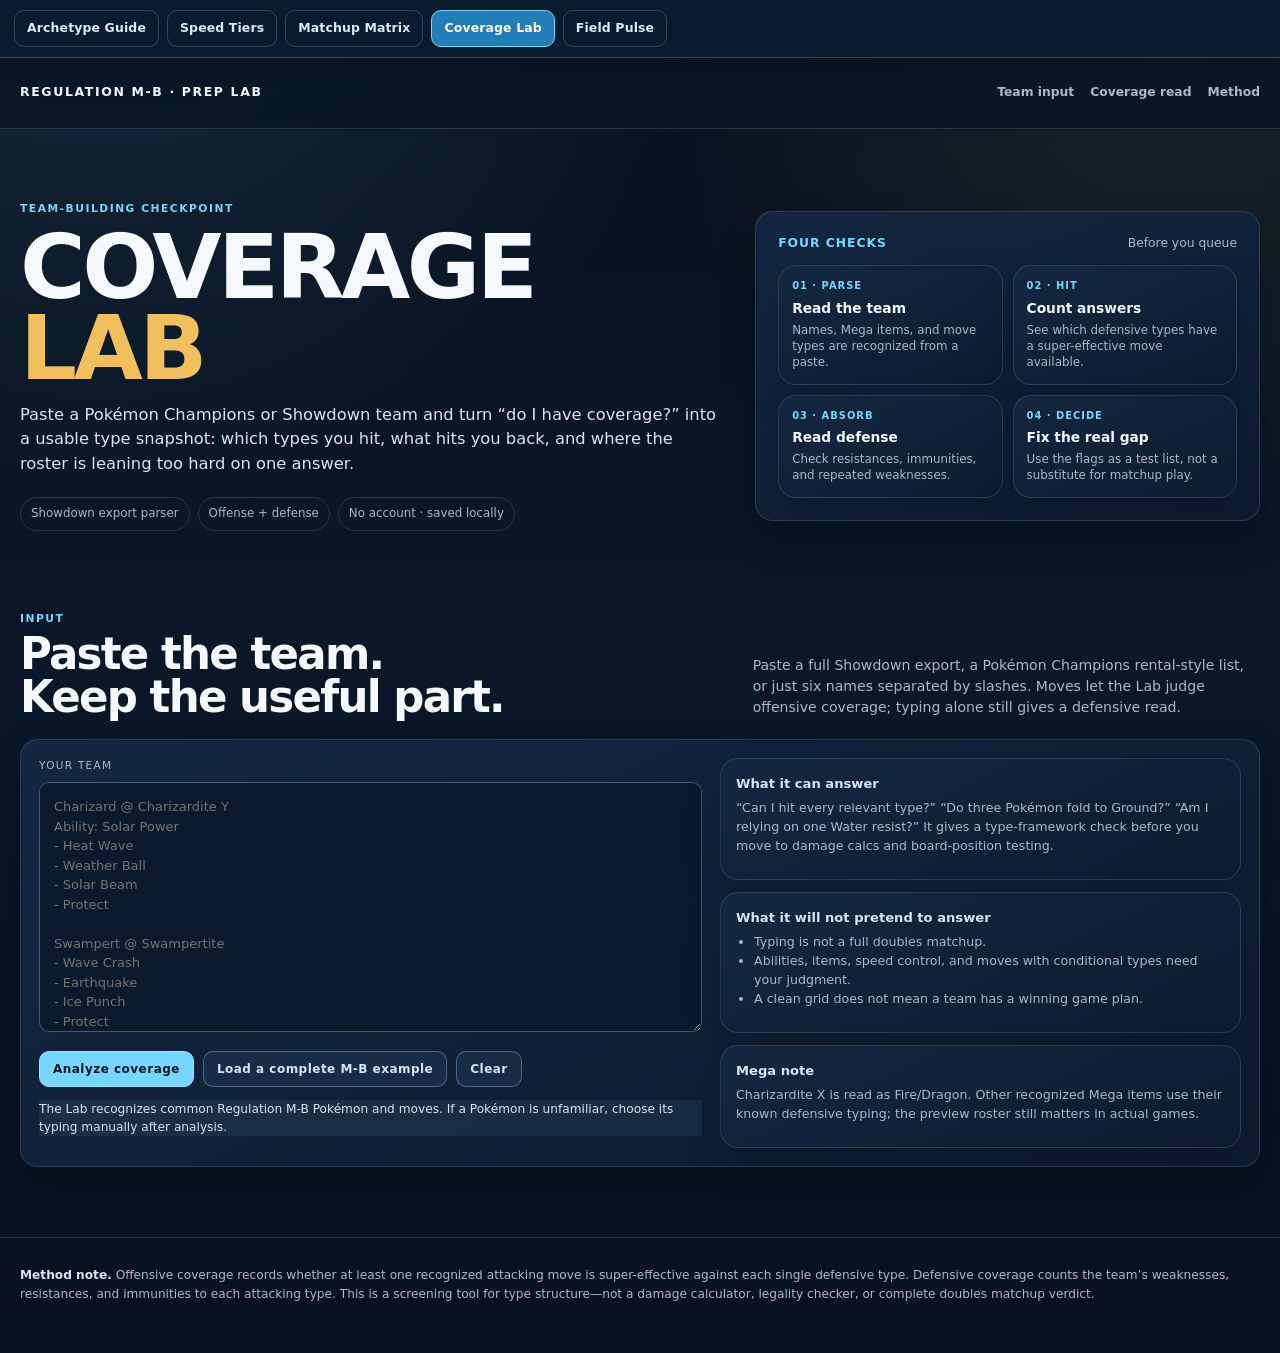
<file: coverage-lab.html>
<!doctype html>
<html lang="en">
<head>
  <meta charset="utf-8">
  <meta name="viewport" content="width=device-width,initial-scale=1">
  <meta name="description" content="A Regulation M-B Pokémon Champions coverage lab. Paste a team to check offensive move coverage, defensive typing, repeated weaknesses, and missing answers.">
  <title>Regulation M-B Coverage Lab</title>
  <style>
    :root{--ink:#070b12;--panel:#111a29;--panel2:#172235;--line:rgba(222,235,255,.13);--line2:rgba(222,235,255,.23);--text:#edf4ff;--soft:#d5e1f1;--muted:#94a5bd;--cyan:#67d9ff;--gold:#f4c463;--coral:#ff7d73;--green:#78e0ae;--violet:#b994ff;--r:18px}*{box-sizing:border-box}html{scroll-behavior:smooth}body{margin:0;color:var(--text);background:radial-gradient(circle at 8% -10%,#20385b 0,transparent 33%),radial-gradient(circle at 88% 5%,#1f4652 0,transparent 27%),var(--ink);font:15px/1.5 Inter,ui-sans-serif,system-ui,-apple-system,BlinkMacSystemFont,"Segoe UI",sans-serif}body:before{content:"";position:fixed;inset:0;z-index:-1;opacity:.18;background-image:linear-gradient(rgba(255,255,255,.035) 1px,transparent 1px),linear-gradient(90deg,rgba(255,255,255,.035) 1px,transparent 1px);background-size:34px 34px;mask-image:linear-gradient(to bottom,black,transparent 82%)}a{color:inherit}.shell{width:min(100% - 40px,1240px);margin:auto}.site-nav{position:sticky;top:0;z-index:100;display:flex;justify-content:center;gap:10px;padding:12px 16px;background:#101722;border-bottom:1px solid var(--line);overflow-x:auto;-webkit-overflow-scrolling:touch}.site-nav a{display:block;flex:0 0 auto;padding:8px 14px;color:#dce7f5;text-decoration:none;font-size:.82rem;font-weight:800;border:1px solid var(--line2);border-radius:999px;white-space:nowrap}.site-nav a:hover,.site-nav a[aria-current="page"]{color:#fff;background:#287ea8;border-color:#56b8df}.topbar{border-bottom:1px solid var(--line);background:rgba(8,13,22,.8);backdrop-filter:blur(12px)}.topbar .shell{min-height:70px;display:flex;align-items:center;justify-content:space-between;gap:22px}.brand{font-weight:900;letter-spacing:.13em;font-size:.78rem}.topnav{display:flex;gap:16px}.topnav a{color:var(--muted);font-size:.77rem;text-decoration:none}.topnav a:hover{color:var(--cyan)}.hero{padding:72px 0 46px}.hero-grid{display:grid;grid-template-columns:1.16fr .84fr;gap:38px;align-items:center}.kicker{color:var(--cyan);font-size:.67rem;font-weight:900;letter-spacing:.14em;text-transform:uppercase}.hero h1{max-width:720px;margin:10px 0 13px;font-size:clamp(2.5rem,7vw,5.6rem);line-height:.91;letter-spacing:-.065em}.hero h1 em{display:block;color:var(--gold);font-style:normal}.hero-copy{max-width:700px;margin:0;color:var(--soft);font-size:1.02rem}.hero-chips{display:flex;flex-wrap:wrap;gap:8px;margin-top:21px}.hero-chips span{padding:7px 10px;border:1px solid var(--line);border-radius:999px;color:var(--muted);font-size:.74rem}.hero-panel{padding:22px;border:1px solid var(--line2);border-radius:var(--r);background:linear-gradient(150deg,rgba(24,40,62,.94),rgba(10,17,28,.95));box-shadow:0 20px 60px rgba(0,0,0,.23)}.panel-label{display:flex;justify-content:space-between;gap:10px;margin-bottom:13px;font-size:.77rem}.panel-label strong{color:var(--gold);letter-spacing:.08em;text-transform:uppercase}.panel-label span{color:var(--muted)}.loop{display:grid;grid-template-columns:1fr 1fr;gap:10px}.loop-card{padding:13px;border:1px solid var(--line);border-radius:13px;background:rgba(255,255,255,.026)}.loop-card b{display:block;color:var(--cyan);font-size:.62rem;letter-spacing:.1em}.loop-card strong{display:block;margin:4px 0;font-size:.86rem}.loop-card span{color:var(--muted);font-size:.74rem;line-height:1.35;display:block}.section{padding:34px 0 70px}.section-head{display:grid;grid-template-columns:1fr .72fr;gap:28px;align-items:end;margin-bottom:21px}.section-head h2{margin:6px 0 0;font-size:clamp(1.7rem,3.4vw,3rem);line-height:.98;letter-spacing:-.045em}.section-head p{margin:0;color:var(--muted);font-size:.88rem}.input-shell{display:grid;grid-template-columns:1.12fr .88fr;gap:18px;padding:18px;border:1px solid var(--line2);border-radius:var(--r);background:linear-gradient(145deg,rgba(20,32,50,.92),rgba(10,16,26,.95));box-shadow:0 20px 60px rgba(0,0,0,.16)}.input-shell label,.context-label{display:block;margin-bottom:8px;color:var(--gold);font-size:.66rem;font-weight:900;letter-spacing:.12em;text-transform:uppercase}.team-input{width:100%;min-height:250px;padding:14px;border:1px solid var(--line2);border-radius:13px;resize:vertical;background:#0b121e;color:var(--soft);font:13px/1.5 ui-monospace,SFMono-Regular,Consolas,monospace;outline:0}.team-input:focus{border-color:rgba(103,217,255,.6);box-shadow:0 0 0 3px rgba(103,217,255,.1)}.actions{display:flex;flex-wrap:wrap;gap:9px;margin-top:12px}.btn{padding:10px 13px;border:1px solid var(--line2);border-radius:10px;background:rgba(255,255,255,.04);color:var(--soft);cursor:pointer;font:800 .75rem Inter,system-ui,sans-serif;letter-spacing:.04em}.btn:hover{border-color:var(--cyan);color:#fff}.btn.primary{border-color:rgba(103,217,255,.55);background:rgba(103,217,255,.13);color:var(--cyan)}.input-help{display:grid;gap:12px}.help-box{padding:15px;border:1px solid var(--line);border-radius:13px;background:rgba(255,255,255,.025)}.help-box b{display:block;margin-bottom:5px;color:var(--soft);font-size:.82rem}.help-box p,.help-box ul{margin:0;color:var(--muted);font-size:.79rem}.help-box ul{padding-left:18px}.note{margin-top:13px;color:var(--muted);font-size:.76rem}.analysis{display:none;margin-top:26px}.analysis.show{display:block}.score-row{display:grid;grid-template-columns:repeat(3,1fr);gap:13px;margin-bottom:18px}.score-card{padding:16px;border:1px solid var(--line);border-radius:15px;background:rgba(18,28,44,.82)}.score-card span{color:var(--muted);display:block;font-size:.68rem;font-weight:800;letter-spacing:.1em;text-transform:uppercase}.score-card strong{display:block;margin:5px 0 3px;font-size:2rem;letter-spacing:-.06em}.score-card p{margin:0;color:var(--muted);font-size:.77rem}.score-card.offense strong{color:var(--cyan)}.score-card.defense strong{color:var(--green)}.score-card.flags strong{color:var(--gold)}.status{margin:0 0 17px;padding:12px 14px;border-left:3px solid var(--cyan);border-radius:0 11px 11px 0;background:rgba(103,217,255,.065);color:var(--soft);font-size:.84rem}.status.warning{border-color:var(--gold);background:rgba(244,196,99,.075)}.status.error{border-color:var(--coral);background:rgba(255,125,115,.075)}.slot-grid{display:grid;grid-template-columns:repeat(3,1fr);gap:12px;margin-bottom:24px}.slot{padding:13px;border:1px solid var(--line);border-radius:14px;background:rgba(255,255,255,.025)}.slot h3{margin:0 0 3px;font-size:.9rem}.slot small{color:var(--muted);font-size:.71rem}.slot-moves{margin:9px 0;color:var(--muted);font-size:.74rem;line-height:1.45}.slot select{width:100%;margin-top:7px;padding:7px 8px;border:1px solid var(--line);border-radius:8px;background:#111a29;color:var(--soft);font-size:.73rem;outline:0}.slot select:focus{border-color:var(--cyan)}.types{display:flex;flex-wrap:wrap;gap:5px;margin:8px 0}.type{display:inline-flex;align-items:center;padding:4px 7px;border:1px solid var(--line);border-radius:999px;color:var(--soft);font-size:.67rem;font-weight:850;letter-spacing:.04em}.type.Fire{color:#ffb0a7;border-color:rgba(255,125,115,.35)}.type.Water{color:#8bc8ff;border-color:rgba(103,180,255,.35)}.type.Grass{color:#9fe3ac;border-color:rgba(120,224,174,.35)}.type.Electric{color:#ffde79;border-color:rgba(244,196,99,.35)}.type.Ice{color:#a9f2f1;border-color:rgba(103,217,255,.35)}.type.Fighting{color:#ffad99}.type.Poison{color:#d8abff}.type.Ground{color:#e9bf87}.type.Flying{color:#b7c8ff}.type.Psychic{color:#ff9fc3}.type.Bug{color:#c9dc78}.type.Rock{color:#d6ba81}.type.Ghost{color:#c3b5ff}.type.Dragon{color:#ab9aff}.type.Dark{color:#c5b5a8}.type.Steel{color:#c4d4e4}.type.Fairy{color:#ffbce2}.type.Normal{color:#d8d8d8}.result-grid{display:grid;grid-template-columns:1fr 1fr;gap:18px}.result-panel{overflow:hidden;border:1px solid var(--line);border-radius:var(--r);background:rgba(13,21,34,.82)}.panel-head{padding:15px 16px;border-bottom:1px solid var(--line)}.panel-head h3{margin:0;font-size:1rem}.panel-head p{margin:4px 0 0;color:var(--muted);font-size:.76rem}.coverage-grid{display:grid;grid-template-columns:repeat(3,1fr);gap:1px;background:var(--line)}.coverage-cell{min-height:76px;padding:11px;background:#111a29}.coverage-cell strong{display:block;color:var(--soft);font-size:.78rem}.coverage-cell span{display:block;margin-top:5px;font-size:.71rem}.coverage-cell.good span{color:var(--green)}.coverage-cell.none span{color:var(--coral)}.attack-grid{display:grid;grid-template-columns:repeat(2,1fr);gap:1px;background:var(--line)}.attack-row{padding:11px 13px;background:#111a29}.attack-row header{display:flex;justify-content:space-between;gap:10px;align-items:center}.attack-row strong{font-size:.8rem}.attack-row span{font-size:.7rem}.attack-row p{margin:4px 0 0;color:var(--muted);font-size:.72rem}.attack-row.safe span{color:var(--green)}.attack-row.watch span{color:var(--gold)}.attack-row.danger span{color:var(--coral)}.insights{display:grid;gap:9px;padding:15px}.insight{padding:11px 12px;border:1px solid var(--line);border-radius:10px;color:var(--soft);font-size:.79rem}.insight b{color:var(--gold)}.insight.good b{color:var(--green)}.method{margin-top:18px;padding:14px 16px;border-left:3px solid var(--violet);background:rgba(185,148,255,.06);color:var(--muted);font-size:.78rem}.method strong{color:var(--soft)}.sources{padding:28px 0 50px;border-top:1px solid var(--line);color:var(--muted);font-size:.76rem}.sources strong{color:var(--soft)}@media(max-width:950px){.hero-grid,.input-shell,.section-head,.result-grid{grid-template-columns:1fr}.slot-grid{grid-template-columns:repeat(2,1fr)}}@media(max-width:620px){.shell{width:min(100% - 22px,1240px)}.site-nav{justify-content:flex-start;padding:10px}.site-nav a{padding:7px 10px;font-size:.76rem}.topnav{display:none}.hero{padding:48px 0 25px}.score-row{grid-template-columns:1fr}.slot-grid{grid-template-columns:1fr}.coverage-grid{grid-template-columns:repeat(2,1fr)}.attack-grid{grid-template-columns:1fr}.hero h1{font-size:2.9rem}}
  </style>
<style id="johto-cartridge-theme">
  :root{--johto-paper:#f3edc9;--johto-cream:#fff9db;--johto-ink:#193426;--johto-green:#527348;--johto-lcd:#acc28b;--johto-red:#ba3d39;--bg:var(--johto-paper);--bg2:var(--johto-cream);--panel:var(--johto-cream);--panel2:var(--johto-paper);--text:var(--johto-ink);--soft:#294635;--muted:#4d684f;--gold:#8b6221;--cyan:#2d725d;--violet:#5b6851;--coral:var(--johto-red);--green:#3f7b47;--line:rgba(25,52,38,.26);--line2:rgba(25,52,38,.54)}
  html{background:var(--johto-paper)} body{color:var(--johto-ink)!important;background:linear-gradient(90deg,rgba(25,52,38,.055) 1px,transparent 1px),linear-gradient(rgba(25,52,38,.055) 1px,transparent 1px),var(--johto-paper)!important;background-size:8px 8px!important;font-family:"Courier New",ui-monospace,monospace!important;font-weight:700!important;letter-spacing:.01em} body:before,body::before{opacity:.14!important;background-image:linear-gradient(90deg,transparent 49%,rgba(25,52,38,.48) 50%),linear-gradient(transparent 49%,rgba(25,52,38,.48) 50%)!important;background-size:8px 8px!important}
  h1,h2,h3,h4,h5,h6,.hero h1,.hero h2{color:var(--johto-ink)!important;font-family:"Arial Black","Courier New",ui-monospace,monospace!important;font-weight:900!important;letter-spacing:-.045em!important;text-shadow:1px 1px 0 var(--johto-lcd)!important} h1 *,h2 *,h3 *,h4 *,h5 *,h6 *{color:inherit!important;-webkit-text-stroke:0!important} p,li,td,dd,dt,label,small,.hero-copy,.section-head p,.muted{color:#294635!important;font-weight:700!important} strong,b,.brand,.kicker,.eyebrow{font-weight:900!important}
  .site-nav{justify-content:center!important;background:var(--johto-ink)!important;border-bottom:4px solid var(--johto-green)!important;box-shadow:0 4px 0 var(--johto-lcd)!important}.site-nav a{color:var(--johto-cream)!important;background:transparent!important;border:2px solid var(--johto-lcd)!important;border-radius:0!important;font-weight:900!important;letter-spacing:.035em!important}.site-nav a:hover,.site-nav a[aria-current="page"]{color:var(--johto-cream)!important;background:var(--johto-red)!important;border-color:var(--johto-cream)!important}
  .topbar,.matrix-controls{background:rgba(243,237,201,.96)!important;border-color:var(--johto-green)!important;backdrop-filter:none!important}.topnav a,header nav a{color:var(--johto-ink)!important;font-weight:900!important}.topnav a:hover,header nav a:hover{color:var(--johto-red)!important;background:var(--johto-lcd)!important}
  .hero-panel,.hero-card,.mega-card,.benchmark,.scarf-card,.tier-card,.insight,.table-panel,.calc-card,.mechanic,.source-box,.matrix-shell,.help-card,.context-card,.input-shell,.result-panel,.score-card,.slot,.help-box,.loop-card,.archetype-card,.event-card,.trend-card,.workflow-card,.method-card,.prep-block,.lab-panel,.comparison-sheet{color:var(--johto-ink)!important;background:var(--johto-cream)!important;border:3px solid var(--johto-green)!important;border-radius:0!important;box-shadow:4px 4px 0 var(--johto-lcd)!important}.hero-panel *, .hero-card *, .mega-card *, .benchmark *, .scarf-card *, .tier-card *, .insight *, .table-panel *, .calc-card *, .mechanic *, .source-box *, .matrix-shell *, .help-card *, .context-card *, .input-shell *, .result-panel *, .score-card *, .slot *, .help-box *, .loop-card *, .archetype-card *, .event-card *, .trend-card *, .workflow-card *, .method-card *, .prep-block *, .lab-panel *, .comparison-sheet *{border-color:var(--johto-green)!important}
  .badge,.type-pill,.type-chip,.type,.tier,.mini-flag,.attack-chip,.defense-chip{color:var(--johto-ink)!important;background:var(--johto-lcd)!important;border:2px solid var(--johto-green)!important;border-radius:0!important;font-weight:900!important}.hero-number,.benchmark-value,.calc-result,.share,.value-hot,.value-cyan,.usage-count{color:var(--johto-red)!important;font-weight:900!important;text-shadow:none!important}
  button,.btn,.control,.control-btn,.mini-btn,.primary-btn{color:var(--johto-cream)!important;background:var(--johto-ink)!important;border:2px solid var(--johto-green)!important;border-radius:0!important;font-family:"Courier New",ui-monospace,monospace!important;font-weight:900!important;box-shadow:2px 2px 0 var(--johto-lcd)!important}button:hover,.btn:hover,.control:hover,.control-btn:hover,.mini-btn:hover,.primary-btn:hover{color:var(--johto-cream)!important;background:var(--johto-red)!important;border-color:var(--johto-ink)!important}input,select,textarea,.team-input{color:var(--johto-ink)!important;background:var(--johto-cream)!important;border:2px solid var(--johto-green)!important;border-radius:0!important;font-family:"Courier New",ui-monospace,monospace!important;font-weight:700!important}input:focus,select:focus,textarea:focus{outline:3px solid var(--johto-red)!important;outline-offset:2px!important;box-shadow:none!important}
  th{color:var(--johto-cream)!important;background:var(--johto-ink)!important;border-color:var(--johto-green)!important;font-weight:900!important}td,.matrix td{color:var(--johto-ink)!important;background:rgba(255,249,219,.72)!important;border-color:rgba(25,52,38,.26)!important;font-weight:700!important}tr:hover td{background:var(--johto-lcd)!important}.status,.callout,.method,.note{color:var(--johto-ink)!important;background:var(--johto-lcd)!important;border-color:var(--johto-green)!important}.status.warning{background:#f4d986!important;border-color:var(--johto-red)!important}.status.error{background:#efb4a8!important;border-color:var(--johto-red)!important}
  @media(max-width:640px){.site-nav{justify-content:flex-start!important}.site-nav a{font-size:.72rem!important;padding:7px 9px!important}}
</style>
<style id="johto-nav-safety">
  .site-nav{justify-content:flex-start!important;overflow-x:auto!important;overflow-y:hidden!important;flex-wrap:nowrap!important;-webkit-overflow-scrolling:touch}.site-nav a{display:block!important;flex:0 0 auto!important;min-width:max-content!important;white-space:nowrap!important}
</style>
<style id="johto-type-contrast">
  .type,.type[class],.type-pill,.type-pill[class],.type-chip,.type-chip[class]{color:#183126!important;background:#dfe8bd!important;border:2px solid #55734c!important;border-radius:0!important;font-weight:900!important;text-shadow:none!important}.type.Fire,.type-fire,.type-pill.type-fire,.type-chip.type-fire{color:#3a160f!important;background:#ed9a78!important;border-color:#a6533d!important}.type.Water,.type-water,.type-pill.type-water,.type-chip.type-water{color:#12334a!important;background:#9fc8e0!important;border-color:#4d7f9a!important}.type.Grass,.type-grass,.type-pill.type-grass,.type-chip.type-grass{color:#20391e!important;background:#b7cf8c!important;border-color:#637f4c!important}.type.Electric,.type-electric,.type-pill.type-electric,.type-chip.type-electric{color:#3c3108!important;background:#efd675!important;border-color:#987f2d!important}.type.Ice,.type-ice,.type-pill.type-ice,.type-chip.type-ice{color:#173b3c!important;background:#b8e1df!important;border-color:#5d9592!important}.type.Fighting,.type-fighting,.type-pill.type-fighting,.type-chip.type-fighting{color:#39170f!important;background:#dfa182!important;border-color:#9b5540!important}.type.Poison,.type-poison,.type-pill.type-poison,.type-chip.type-poison{color:#321a42!important;background:#c49ed1!important;border-color:#7b578b!important}.type.Ground,.type-ground,.type-pill.type-ground,.type-chip.type-ground{color:#3a2a16!important;background:#d9bd82!important;border-color:#987a47!important}.type.Flying,.type-flying,.type-pill.type-flying,.type-chip.type-flying{color:#1b3048!important;background:#b6c9e9!important;border-color:#667eaa!important}.type.Psychic,.type-psychic,.type-pill.type-psychic,.type-chip.type-psychic{color:#421c2e!important;background:#e5a7bb!important;border-color:#a45b77!important}.type.Bug,.type-bug,.type-pill.type-bug,.type-chip.type-bug{color:#2e3716!important;background:#c6ce77!important;border-color:#77843c!important}.type.Rock,.type-rock,.type-pill.type-rock,.type-chip.type-rock{color:#3b2d1b!important;background:#c9af77!important;border-color:#896f41!important}.type.Ghost,.type-ghost,.type-pill.type-ghost,.type-chip.type-ghost{color:#2d2645!important;background:#aaa1d0!important;border-color:#686091!important}.type.Dragon,.type-dragon,.type-pill.type-dragon,.type-chip.type-dragon{color:#25204d!important;background:#a49ce0!important;border-color:#5e57a7!important}.type.Dark,.type-dark,.type-pill.type-dark,.type-chip.type-dark{color:#fff9db!important;background:#625a52!important;border-color:#403b36!important}.type.Steel,.type-steel,.type-pill.type-steel,.type-chip.type-steel{color:#20323a!important;background:#bdced1!important;border-color:#6a858b!important}.type.Fairy,.type-fairy,.type-pill.type-fairy,.type-chip.type-fairy{color:#47253d!important;background:#edbad1!important;border-color:#a66584!important}.type.Normal,.type-normal,.type-pill.type-normal,.type-chip.type-normal{color:#373625!important;background:#d5d0a9!important;border-color:#898363!important}
</style>
<link href="./site-theme.css" rel="stylesheet"/>
</head>
<body>
  <nav class="site-nav" aria-label="Guide navigation">
    <a href="./index.html">Archetype Guide</a>
    <a href="./speed-tiers.html">Speed Tiers</a>
    <a href="./matchup-matrix.html">Matchup Matrix</a>
    <a href="./coverage-lab.html" aria-current="page">Coverage Lab</a>
    <a href="./field-pulse.html">Field Pulse</a>
  </nav>
  <header class="topbar"><div class="shell"><div class="brand">REGULATION M-B · PREP LAB</div><nav class="topnav"><a href="#builder">Team input</a><a href="#analysis">Coverage read</a><a href="#method">Method</a></nav></div></header>
  <main>
    <section class="hero"><div class="shell hero-grid"><div><div class="kicker">Team-building checkpoint</div><h1>COVERAGE <em>LAB</em></h1><p class="hero-copy">Paste a Pokémon Champions or Showdown team and turn “do I have coverage?” into a usable type snapshot: which types you hit, what hits you back, and where the roster is leaning too hard on one answer.</p><div class="hero-chips"><span>Showdown export parser</span><span>Offense + defense</span><span>No account · saved locally</span></div></div><aside class="hero-panel" aria-label="Coverage Lab checks"><div class="panel-label"><strong>Four checks</strong><span>Before you queue</span></div><div class="loop"><div class="loop-card"><b>01 · PARSE</b><strong>Read the team</strong><span>Names, Mega items, and move types are recognized from a paste.</span></div><div class="loop-card"><b>02 · HIT</b><strong>Count answers</strong><span>See which defensive types have a super-effective move available.</span></div><div class="loop-card"><b>03 · ABSORB</b><strong>Read defense</strong><span>Check resistances, immunities, and repeated weaknesses.</span></div><div class="loop-card"><b>04 · DECIDE</b><strong>Fix the real gap</strong><span>Use the flags as a test list, not a substitute for matchup play.</span></div></div></aside></div></section>
    <section class="section" id="builder"><div class="shell"><div class="section-head"><div><div class="kicker">Input</div><h2>Paste the team.<br>Keep the useful part.</h2></div><p>Paste a full Showdown export, a Pokémon Champions rental-style list, or just six names separated by slashes. Moves let the Lab judge offensive coverage; typing alone still gives a defensive read.</p></div><div class="input-shell"><div><label for="teamInput">Your team</label><textarea id="teamInput" class="team-input" spellcheck="false" placeholder="Charizard @ Charizardite Y&#10;Ability: Solar Power&#10;- Heat Wave&#10;- Weather Ball&#10;- Solar Beam&#10;- Protect&#10;&#10;Swampert @ Swampertite&#10;- Wave Crash&#10;- Earthquake&#10;- Ice Punch&#10;- Protect"></textarea><div class="actions"><button class="btn primary" id="analyzeBtn" type="button">Analyze coverage</button><button class="btn" id="loadExampleBtn" type="button">Load a complete M-B example</button><button class="btn" id="clearBtn" type="button">Clear</button></div><p class="note" id="parseNote">The Lab recognizes common Regulation M-B Pokémon and moves. If a Pokémon is unfamiliar, choose its typing manually after analysis.</p></div><aside class="input-help"><div class="help-box"><b>What it can answer</b><p>“Can I hit every relevant type?” “Do three Pokémon fold to Ground?” “Am I relying on one Water resist?” It gives a type-framework check before you move to damage calcs and board-position testing.</p></div><div class="help-box"><b>What it will not pretend to answer</b><ul><li>Typing is not a full doubles matchup.</li><li>Abilities, items, speed control, and moves with conditional types need your judgment.</li><li>A clean grid does not mean a team has a winning game plan.</li></ul></div><div class="help-box"><b>Mega note</b><p>Charizardite X is read as Fire/Dragon. Other recognized Mega items use their known defensive typing; the preview roster still matters in actual games.</p></div></aside></div>
      <div class="analysis" id="analysis" aria-live="polite"></div>
    </div></section>
  </main>
  <footer class="sources" id="method"><div class="shell"><strong>Method note.</strong> Offensive coverage records whether at least one recognized attacking move is super-effective against each single defensive type. Defensive coverage counts the team’s weaknesses, resistances, and immunities to each attacking type. This is a screening tool for type structure—not a damage calculator, legality checker, or complete doubles matchup verdict.</div></footer>
  <script>
    const TYPES=['Normal','Fire','Water','Electric','Grass','Ice','Fighting','Poison','Ground','Flying','Psychic','Bug','Rock','Ghost','Dragon','Dark','Steel','Fairy'];
    const TYPE_DATA={
      Normal:{weak:['Fighting'],resist:[],immune:['Ghost']},Fire:{weak:['Water','Ground','Rock'],resist:['Fire','Grass','Ice','Bug','Steel','Fairy'],immune:[]},Water:{weak:['Electric','Grass'],resist:['Fire','Water','Ice','Steel'],immune:[]},Electric:{weak:['Ground'],resist:['Electric','Flying','Steel'],immune:[]},Grass:{weak:['Fire','Ice','Poison','Flying','Bug'],resist:['Water','Electric','Grass','Ground'],immune:[]},Ice:{weak:['Fire','Fighting','Rock','Steel'],resist:['Ice'],immune:[]},Fighting:{weak:['Flying','Psychic','Fairy'],resist:['Bug','Rock','Dark'],immune:[]},Poison:{weak:['Ground','Psychic'],resist:['Grass','Fighting','Poison','Bug','Fairy'],immune:[]},Ground:{weak:['Water','Grass','Ice'],resist:['Poison','Rock'],immune:['Electric']},Flying:{weak:['Electric','Ice','Rock'],resist:['Grass','Fighting','Bug'],immune:['Ground']},Psychic:{weak:['Bug','Ghost','Dark'],resist:['Fighting','Psychic'],immune:[]},Bug:{weak:['Fire','Flying','Rock'],resist:['Grass','Fighting','Ground'],immune:[]},Rock:{weak:['Water','Grass','Fighting','Ground','Steel'],resist:['Normal','Fire','Poison','Flying'],immune:[]},Ghost:{weak:['Ghost','Dark'],resist:['Poison','Bug'],immune:['Normal','Fighting']},Dragon:{weak:['Ice','Dragon','Fairy'],resist:['Fire','Water','Electric','Grass'],immune:[]},Dark:{weak:['Fighting','Bug','Fairy'],resist:['Ghost','Dark'],immune:['Psychic']},Steel:{weak:['Fire','Fighting','Ground'],resist:['Normal','Grass','Ice','Flying','Psychic','Bug','Rock','Dragon','Steel','Fairy'],immune:['Poison']},Fairy:{weak:['Poison','Steel'],resist:['Fighting','Bug','Dark'],immune:['Dragon']}}
    const SUPER={Normal:[],Fire:['Grass','Ice','Bug','Steel'],Water:['Fire','Ground','Rock'],Electric:['Water','Flying'],Grass:['Water','Ground','Rock'],Ice:['Grass','Ground','Flying','Dragon'],Fighting:['Normal','Ice','Rock','Dark','Steel'],Poison:['Grass','Fairy'],Ground:['Fire','Electric','Poison','Rock','Steel'],Flying:['Grass','Fighting','Bug'],Psychic:['Fighting','Poison'],Bug:['Grass','Psychic','Dark'],Rock:['Fire','Ice','Flying','Bug'],Ghost:['Psychic','Ghost'],Dragon:['Dragon'],Dark:['Psychic','Ghost'],Steel:['Ice','Rock','Fairy'],Fairy:['Fighting','Dragon','Dark']};
    const POKEMON={
      'charizard':['Fire','Flying'],'swampert':['Water','Ground'],'sneasler':['Fighting','Poison'],'grimmsnarl':['Dark','Fairy'],'hydreigon':['Dark','Dragon'],'gholdengo':['Steel','Ghost'],'basculegion':['Water','Ghost'],'garchomp':['Dragon','Ground'],'kingambit':['Dark','Steel'],'whimsicott':['Grass','Fairy'],'floette':['Fairy'],'floette eternal':['Fairy'],'incineroar':['Fire','Dark'],'sinistcha':['Grass','Ghost'],'aerodactyl':['Rock','Flying'],'farigiraf':['Normal','Psychic'],'sylveon':['Fairy'],'blastoise':['Water'],'delphox':['Fire','Psychic'],'pelipper':['Water','Flying'],'archaludon':['Steel','Dragon'],'venusaur':['Grass','Poison'],'toxapex':['Water','Poison'],'tyranitar':['Rock','Dark'],'excadrill':['Ground','Steel'],'staraptor':['Normal','Flying'],'froslass':['Ice','Ghost'],'scovillain':['Grass','Fire'],'dragonite':['Dragon','Flying'],'gengar':['Ghost','Poison'],'ninetales alola':['Ice','Fairy'],'alolan ninetales':['Ice','Fairy'],'ninetales':['Fire'],'maushold':['Normal'],'talonflame':['Fire','Flying'],'gardevoir':['Psychic','Fairy'],'metagross':['Steel','Psychic'],'blaziken':['Fire','Fighting'],'raichu':['Electric'],'ceruledge':['Fire','Ghost'],'milotic':['Water'],'kommo-o':['Dragon','Fighting'],'mamoswine':['Ice','Ground'],'steelix':['Steel','Ground'],'mimikyu':['Ghost','Fairy'],'corviknight':['Flying','Steel'],'rotom wash':['Electric','Water'],'rotom-wash':['Electric','Water'],'palafin':['Water'],'tinkaton':['Fairy','Steel'],'hisuian arcanine':['Fire','Rock'],'arcanine hisui':['Fire','Rock'],'lycanroc dusk':['Rock'],'lycanroc-dusk':['Rock'],'mow rotom':['Electric','Grass'],'rillaboom':['Grass'],'torkoal':['Fire'],'dondozo':['Water'],'annihilape':['Fighting','Ghost'],'porygon2':['Normal'],'ursaluna':['Ground','Normal'],'muk alola':['Poison','Dark'],'alolan muk':['Poison','Dark'],'meowstic':['Psychic'],'drampa':['Normal','Dragon'],'glimmora':['Rock','Poison'],'raikou':['Electric'],'suicune':['Water'],'entei':['Fire'],'zapdos':['Electric','Flying'],'iron hands':['Fighting','Electric'],'iron bundle':['Ice','Water'],'iron crown':['Steel','Psychic'],'iron valiant':['Fairy','Fighting'],'raging bolt':['Electric','Dragon'],'walking wake':['Water','Dragon'],'gouging fire':['Fire','Dragon'],'ogerpon':['Grass'],'ogerpon wellspring':['Grass','Water'],'ogerpon hearthflame':['Grass','Fire'],'ogerpon cornerstone':['Grass','Rock'],'urshifu':['Fighting','Dark'],'urshifu rapid strike':['Fighting','Water'],'amoonguss':['Grass','Poison'],'indeedee':['Psychic','Normal'],'primarina':['Water','Fairy'],'heatran':['Fire','Steel'],'landorus':['Ground','Flying'],'landorus therian':['Ground','Flying'],'cresselia':['Psychic'],'flutter mane':['Ghost','Fairy'],'chi-yu':['Dark','Fire'],'chien-pao':['Dark','Ice'],'wo-chien':['Dark','Grass'],'ting-lu':['Dark','Ground'],'okidogi':['Poison','Fighting'],'munkidori':['Poison','Psychic'],'fezandipiti':['Poison','Fairy'],'terapagos':['Normal'],'regieleki':['Electric'],'regidrago':['Dragon'],'registeel':['Steel'],'regirock':['Rock'],'regice':['Ice']
    };
    const MEGA_ITEM_TYPES={'charizardite x':['Fire','Dragon'],'charizardite y':['Fire','Flying'],'swampertite':['Water','Ground'],'aerodactylite':['Rock','Flying'],'gengarite':['Ghost','Poison'],'floettite':['Fairy'],'staraptite':['Normal','Flying'],'metagrossite':['Steel','Psychic'],'raichunite y':['Electric'],'blastoisenite':['Water'],'venusaurite':['Grass','Poison'],'tyranitarite':['Rock','Dark'],'scizorite':['Bug','Steel'],'mawilite':['Steel','Fairy'],'medichamite':['Fighting','Psychic'],'heracronite':['Bug','Fighting'],'steelixite':['Steel','Ground'],'sceptilite':['Grass','Dragon'],'blazikenite':['Fire','Fighting'],'salamencite':['Dragon','Flying'],'gardevoirite':['Psychic','Fairy'],'manectite':['Electric'],'absolite':['Dark'],'lucarionite':['Fighting','Steel'],'kangaskhanite':['Normal'],'galladite':['Psychic','Fighting'],'diancite':['Rock','Fairy'],'pidgeotite':['Normal','Flying'],'banettite':['Ghost'],'houndsdoomite':['Dark','Fire'],'ampharosite':['Electric','Dragon'],'aggronite':['Steel'],'altarianite':['Dragon','Fairy'],'beedrillite':['Bug','Poison'],'sharpedonite':['Water','Dark'],'cameruptite':['Fire','Ground'],'audinite':['Normal','Fairy']};
    const MOVES={
      'heat wave':'Fire','flamethrower':'Fire','fire blast':'Fire','flare blitz':'Fire','overheat':'Fire','lava plume':'Fire','burning jealousy':'Fire','blast burn':'Fire','water spout':'Water','hydro pump':'Water','muddy water':'Water','surf':'Water','wave crash':'Water','liquidation':'Water','aqua jet':'Water','waterfall':'Water','scald':'Water','origin pulse':'Water','solar beam':'Grass','leaf storm':'Grass','energy ball':'Grass','giga drain':'Grass','matcha gotcha':'Grass','power whip':'Grass','grassy glide':'Grass','seed bomb':'Grass','earthquake':'Ground','earth power':'Ground','stomping tantrum':'Ground','high horsepower':'Ground','drill run':'Ground','bulldoze':'Ground','thousand arrows':'Ground','thunderbolt':'Electric','thunder':'Electric','discharge':'Electric','electroweb':'Electric','volt switch':'Electric','wild charge':'Electric','zap cannon':'Electric','ice beam':'Ice','blizzard':'Ice','icy wind':'Ice','ice punch':'Ice','triple axel':'Ice','freeze-dry':'Ice','close combat':'Fighting','body press':'Fighting','aura sphere':'Fighting','focus blast':'Fighting','low kick':'Fighting','drain punch':'Fighting','superpower':'Fighting','poison jab':'Poison','sludge bomb':'Poison','sludge wave':'Poison','dire claw':'Poison','gunk shot':'Poison','rock slide':'Rock','power gem':'Rock','stone edge':'Rock','rock blast':'Rock','brave bird':'Flying','hurricane':'Flying','air slash':'Flying','acrobatics':'Flying','dual wingbeat':'Flying','psychic':'Psychic','psyshock':'Psychic','expanding force':'Psychic','psychic noise':'Psychic','zen headbutt':'Psychic','u-turn':'Bug','pollen puff':'Bug','bug buzz':'Bug','first impression':'Bug','shadow ball':'Ghost','shadow sneak':'Ghost','shadow claw':'Ghost','rage fist':'Ghost','hex':'Ghost','dark pulse':'Dark','knock off':'Dark','sucker punch':'Dark','kowtow cleave':'Dark','throat chop':'Dark','foul play':'Dark','make it rain':'Steel','flash cannon':'Steel','iron head':'Steel','heavy slam':'Steel','bullet punch':'Steel','steel beam':'Steel','smart strike':'Steel','draco meteor':'Dragon','dragon pulse':'Dragon','dragon claw':'Dragon','breaking swipe':'Dragon','outrage':'Dragon','scale shot':'Dragon','moonblast':'Fairy','dazzling gleam':'Fairy','spirit break':'Fairy','play rough':'Fairy','draining kiss':'Fairy','hyper voice':'Normal','boomburst':'Normal','fake out':'Normal','extreme speed':'Normal','body slam':'Normal','return':'Normal'
    };
    const TEAM_EXAMPLE=`Charizard @ Charizardite Y\nAbility: Solar Power\n- Protect\n- Heat Wave\n- Weather Ball\n- Solar Beam\n\nSwampert @ Swampertite\nAbility: Torrent\n- Protect\n- Wave Crash\n- Earthquake\n- Ice Punch\n\nSneasler @ Life Orb\nAbility: Poison Touch\n- Fake Out\n- Quick Guard\n- Dire Claw\n- Close Combat\n\nGrimmsnarl @ Roseli Berry\nAbility: Prankster\n- Fake Out\n- Parting Shot\n- Fake Tears\n- Spirit Break\n\nHydreigon @ Choice Scarf\nAbility: Levitate\n- Dark Pulse\n- Dragon Pulse\n- Draco Meteor\n- Earth Power\n\nGholdengo @ Focus Sash\nAbility: Good as Gold\n- Make It Rain\n- Shadow Ball\n- Power Gem\n- Protect`;
    const input=document.querySelector('#teamInput'),analysis=document.querySelector('#analysis'),parseNote=document.querySelector('#parseNote');
    const key='regulation-mb-coverage-lab-v1';
    input.value=localStorage.getItem(key)||'';
    const canonical=s=>s.toLowerCase().replace(/[♀♂]/g,'').replace(/\([^)]*\)/g,'').replace(/[^a-z0-9 -]/g,'').replace(/\s+/g,' ').trim();
    const cleanName=s=>s.replace(/^\s*\d+[.)]\s*/,'').trim();
    function getTypes(name,item){const itemKey=canonical(item);if(MEGA_ITEM_TYPES[itemKey])return MEGA_ITEM_TYPES[itemKey];return POKEMON[canonical(name)]||[]}
    function moveType(move,member){const key=canonical(move);if(key==='weather ball')return canonical(member.item)==='charizardite y'?'Fire':null;return MOVES[key]}
    function parseTeam(value){
      const blocks=value.trim().split(/\n\s*\n/).filter(Boolean); let team=[];
      if(blocks.length===1&&!/@|Ability:|Nature|EVs:|IVs:/i.test(blocks[0])&&!/^\s*-/m.test(blocks[0])&&(/[\/\n,]/.test(blocks[0])))blocks[0].split(/[\/\n,]+/).filter(Boolean).forEach(name=>team.push({name:cleanName(name),item:'',moves:[]}));
      else blocks.forEach(block=>{const lines=block.split('\n').map(x=>x.trim()).filter(Boolean);let first=lines.find(x=>!x.startsWith('Ability:')&&!x.startsWith('Level:')&&!x.startsWith('Tera Type:')&&!x.startsWith('EVs:')&&!x.startsWith('IVs:')&&!/^[A-Za-z]+ Nature$/.test(x)&&!x.startsWith('-'));if(!first)return;let [name,item='']=first.split(/\s+@\s+/);name=name.replace(/\s*\([^)]*\)\s*$/,'').trim();let moves=lines.filter(x=>x.startsWith('-')).map(x=>x.slice(1).trim());team.push({name,item,moves});});
      return team.slice(0,6).map((x,i)=>({...x,id:i,types:getTypes(x.name,x.item)}));
    }
    function multiplier(attack,defend){const d=TYPE_DATA[defend];if(d.immune.includes(attack))return 0;if(d.weak.includes(attack))return 2;if(d.resist.includes(attack))return .5;return 1}
    function teamMultiplier(attack,types){return types.reduce((m,d)=>m*multiplier(attack,d),1)}
    const TYPE_MARK={Normal:'N',Fire:'F',Water:'W',Electric:'E',Grass:'G',Ice:'I',Fighting:'FI',Poison:'P',Ground:'GR',Flying:'FL',Psychic:'PS',Bug:'B',Rock:'R',Ghost:'GH',Dragon:'DR',Dark:'DK',Steel:'ST',Fairy:'FA'};
    function typeIcon(type,label=type,compact=false){const mark=TYPE_MARK[type]||type.slice(0,2).toUpperCase();return `<span class="coverage-type-icon type ${type}${compact?' compact':''}" role="img" aria-label="${label}" title="${label}"><span aria-hidden="true">${mark}</span></span>`}
    function typeChips(types){return types.length?`<div class="type-icons">${types.map(t=>typeIcon(t,`${t} type`,true)).join('')}</div>`:'<span class="type typing-needed">?</span>'}
    function makeSelect(id,index,which,current){const options=['',...TYPES].map(t=>`<option value="${t}" ${t===current?'selected':''}>${t||'— no second type —'}</option>`).join('');return `<select aria-label="Type ${which+1} for team member ${index+1}" data-slot="${index}" data-type="${which}">${options}</select>`}
    function render(){
      const team=parseTeam(input.value);localStorage.setItem(key,input.value);analysis.classList.add('show');
      if(!team.length){analysis.innerHTML='<p class="status error">Paste at least one Pokémon or a six-name list, then run the analysis.</p>';return}
      let manual=team.map(x=>[...x.types]);
      function draw(){
        const active=team.map((m,i)=>({...m,types:manual[i].filter(Boolean)}));
        const recognizedMoves=[...new Set(active.flatMap(m=>m.moves.map(x=>moveType(x,m)).filter(Boolean)))];
        const unknownMoves=active.flatMap(m=>m.moves.filter(x=>!moveType(x,m)));
        const unresolved=active.filter(m=>!m.types.length);
        const hitMap=TYPES.map(def=>({def,hits:recognizedMoves.filter(atk=>teamMultiplier(atk,[def])>1)}));
        const hitCount=hitMap.filter(x=>x.hits.length).length;
        const defense=TYPES.map(atk=>{let weak=0,resist=0,immune=0;active.forEach(m=>{if(!m.types.length)return;const val=teamMultiplier(atk,m.types);if(val===0)immune++;else if(val<1)resist++;else if(val>1)weak++;});return{atk,weak,resist,immune}});
        const flags=defense.filter(x=>x.weak>=3&&x.resist+x.immune===0); const watches=defense.filter(x=>x.weak>=2&&x.resist+x.immune<=1);
        const defensiveScore=18-flags.length-watches.filter(x=>!flags.includes(x)).length*.5;
        const status=unresolved.length?`<p class="status warning">${unresolved.length} team member${unresolved.length===1?' is':'s are'} unresolved. Pick its typing below; the results update instantly.</p>`:unknownMoves.length?`<p class="status warning">${unknownMoves.length} move${unknownMoves.length===1?'':'s'} ${unknownMoves.length===1?'is':'are'} not in the quick move map, so they are not counted offensively: ${[...new Set(unknownMoves)].join(', ')}.</p>`:`<p class="status">Coverage read complete. Use the red and gold flags as a testing list, then make the actual doubles call from speed, items, abilities, and board position.</p>`;
        const slots=active.map((m,i)=>`<article class="slot"><h3>${String(i+1).padStart(2,'0')} · ${m.name||'Unidentified Pokémon'}</h3><small>${m.item?m.item:'No item provided'}</small><div class="types">${typeChips(m.types)}</div><div class="slot-moves">${m.moves.length?m.moves.map(x=>`${x}${moveType(x,m)?` <span class="type ${moveType(x,m)}">${moveType(x,m)}</span>`:''}`).join('<br>'):'No moves parsed'}</div>${makeSelect('slot',i,0,m.types[0]||'')}${makeSelect('slot',i,1,m.types[1]||'')}</article>`).join('');
        const insight=[];
        if(hitCount>=15)insight.push(['good','Offensive spread',`You have super-effective move coverage against ${hitCount} of 18 single defensive types.`]);else insight.push(['','Offensive gap',`You currently lack a recognized super-effective move for ${hitMap.filter(x=>!x.hits.length).map(x=>x.def).join(', ')||'none'}.`]);
        if(flags.length)insight.push(['','Defensive red flag',`${flags.map(x=>x.atk).join(', ')} attacks are a direct structural concern: at least three members are weak with no listed resist or immunity.`]);else insight.push(['good','Defensive balance',`No attack type has three weaknesses with zero listed resistance or immunity.`]);
        if(watches.filter(x=>!flags.includes(x)).length)insight.push(['','Watch list',`${watches.filter(x=>!flags.includes(x)).map(x=>x.atk).join(', ')} pressure multiple members and have limited absorption.`]);
        if(!recognizedMoves.length)insight.push(['','Add moves',`Typing was read, but no recognized attacking moves were found. Paste move lines to calculate offensive coverage.`]);
        const missing=hitMap.filter(x=>!x.hits.length).map(x=>x.def);
        const riskFor=x=>x.weak>=3&&x.resist+x.immune===0?'danger':x.weak>=2&&x.resist+x.immune<=1?'watch':'safe';
        const orderedDefense=[...defense].sort((a,b)=>{const rank={danger:0,watch:1,safe:2};const riskDelta=rank[riskFor(a)]-rank[riskFor(b)];return riskDelta||(b.weak*3-b.resist-b.immune)-(a.weak*3-a.resist-a.immune)||a.atk.localeCompare(b.atk)});
        const priorityRisk=orderedDefense.find(x=>riskFor(x)!=='safe');
        const decisionCards=[
          {tone:priorityRisk?'danger':'good',label:'Test first',title:priorityRisk?`${priorityRisk.atk} pressure`:'No structural pressure flag',copy:priorityRisk?`${priorityRisk.weak} weak · ${priorityRisk.resist} resist · ${priorityRisk.immune} immune. Build the practical game plan around this first.`:'Typing alone does not show a three-weakness/no-answer collapse. Test speed, damage, and item interactions next.'},
          {tone:missing.length?'watch':'good',label:'Add if possible',title:missing.length?`${missing.length} offensive gap${missing.length===1?'':'s'}`:'All 18 types covered',copy:missing.length?missing.join(' · '):'Every single defensive type has at least one recognized super-effective move.'},
          {tone:recognizedMoves.length?'info':'watch',label:'Coverage tools read',title:recognizedMoves.length?`${recognizedMoves.length} attacking type${recognizedMoves.length===1?'':'s'}`:'No attacking moves read',copy:recognizedMoves.length?recognizedMoves.join(' · '):'Paste move lines to unlock the offensive side of the read.'}
        ];
        analysis.innerHTML=`<div class="score-row"><article class="score-card offense"><span>Offensive coverage</span><strong>${hitCount}/18</strong><p>single defensive types with a recognized super-effective answer</p></article><article class="score-card defense"><span>Defensive structure</span><strong>${Math.max(0,defensiveScore).toFixed(defensiveScore%1?1:0)}/18</strong><p>screening score after repeated-weakness flags</p></article><article class="score-card flags"><span>Structural flags</span><strong>${flags.length}</strong><p>attack types with 3+ weaknesses and no answer by typing</p></article></div>${status}<section class="coverage-decision" aria-label="Coverage decision summary"><div class="decision-head"><div><div class="kicker">Decision board</div><h2>What to test next.</h2></div><p>Start here before reading the full grid. It turns the type audit into a short teambuilding checklist.</p></div><div class="decision-grid">${decisionCards.map(card=>`<article class="decision-card ${card.tone}"><span>${card.label}</span><strong>${card.title}</strong><p>${card.copy}</p></article>`).join('')}</div></section><div class="result-grid"><section class="result-panel"><header class="panel-head"><div><h3>Offensive type coverage</h3><p>One tile per defending type; the colored mark is the defending type and the line below names your recognized answers.</p></div><span class="panel-count">${hitCount} / 18 covered</span></header><div class="coverage-grid">${hitMap.map(x=>{const state=!x.hits.length?'none':x.hits.length>=3?'strong':'good';return `<div class="coverage-cell ${state}">${typeIcon(x.def,`${x.def} defending type`)}<span>${x.hits.length?x.hits.join(' · '):'No recognized answer'}</span><em>${x.hits.length?`${x.hits.length} answer${x.hits.length===1?'':'s'}`:'gap'}</em></div>`}).join('')}</div></section><section class="result-panel"><header class="panel-head"><div><h3>Incoming type pressure</h3><p>Ordered from the structural concerns to the stable defensive matchups.</p></div><span class="panel-count">${flags.length} hard flag${flags.length===1?'':'s'}</span></header><div class="attack-grid">${orderedDefense.map(x=>{const risk=riskFor(x);const label=risk==='danger'?'Structural flag':risk==='watch'?'Watch list':'Stable by typing';return `<div class="attack-row ${risk}"><header>${typeIcon(x.atk,`${x.atk} incoming type`,true)}<span>${label}</span></header><p><b>${x.weak} weak</b> · ${x.resist} resist · ${x.immune} immune</p></div>`}).join('')}</div><div class="insights">${insight.map(([kind,title,text])=>`<div class="insight ${kind}"><b>${title}.</b> ${text}</div>`).join('')}</div></section></div><details class="roster-review" open><summary><span>Resolved roster</span><small>Confirm typing or correct an unfamiliar form</small></summary><p>Adjust either type selector if an unfamiliar form did not parse. The analyzer uses the selected post-Mega typing for defensive math.</p><div class="slot-grid">${slots}</div></details><div class="method" id="method"><strong>Important:</strong> “Coverage” here means typing and move type only. It does not know whether your attack actually KOs, whether a move is safe into Protect, if an ability changes the interaction, or whether your answer survives the board. Treat it as the first team-building question—not the last.</div>`;
        analysis.querySelectorAll('select[data-slot]').forEach(select=>select.addEventListener('change',()=>{const i=Number(select.dataset.slot),t=Number(select.dataset.type);manual[i][t]=select.value;draw()}));
      }
      draw();
      parseNote.textContent=`Parsed ${team.length} Pokémon · ${team.filter(x=>x.types.length).length} typing${team.filter(x=>x.types.length).length===1?'':'s'} resolved · ${team.flatMap(x=>x.moves).length} move${team.flatMap(x=>x.moves).length===1?'':'s'} read.`;
    }
    document.querySelector('#analyzeBtn').addEventListener('click',render);
    document.querySelector('#loadExampleBtn').addEventListener('click',()=>{input.value=TEAM_EXAMPLE;render()});
    document.querySelector('#clearBtn').addEventListener('click',()=>{input.value='';localStorage.removeItem(key);analysis.classList.remove('show');parseNote.textContent='The Lab recognizes common Regulation M-B Pokémon and moves. If a Pokémon is unfamiliar, choose its typing manually after analysis.'});
    if(input.value.trim())render();
  </script>
</body>
</html>
</file>
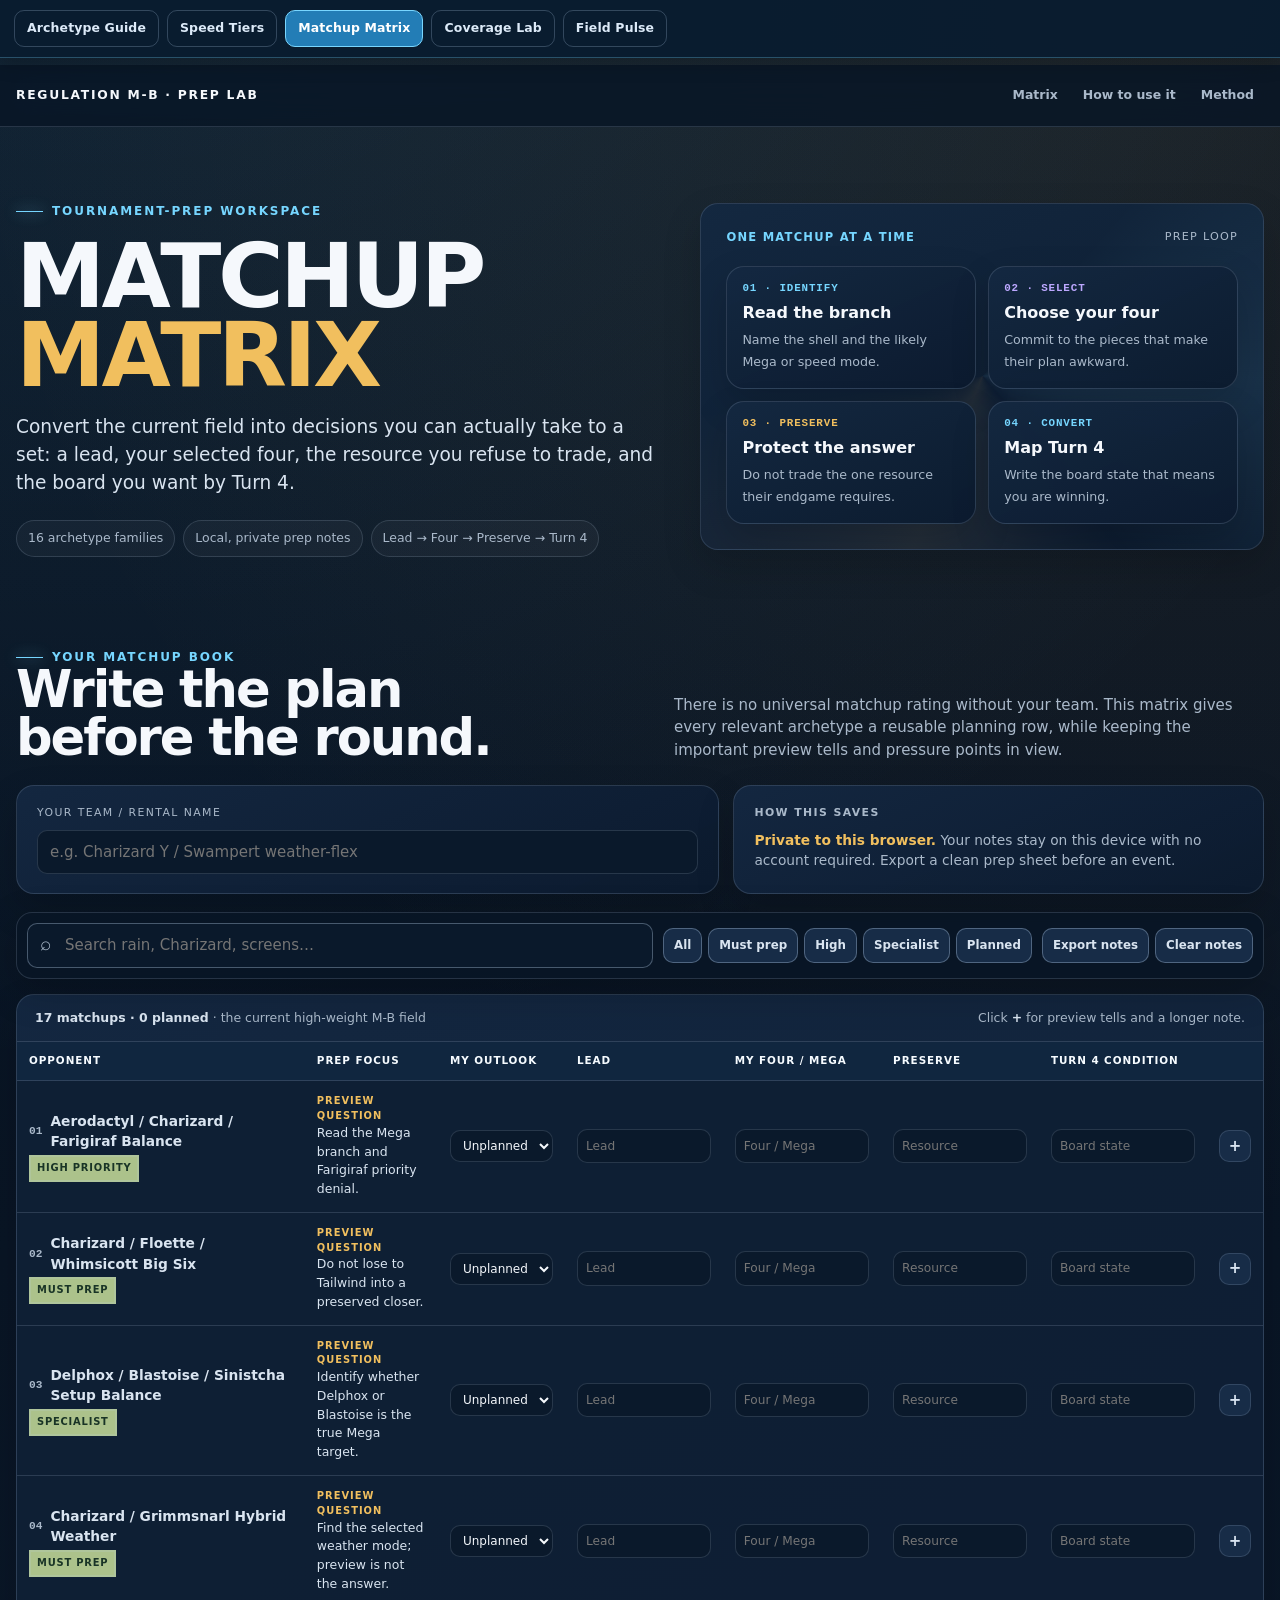
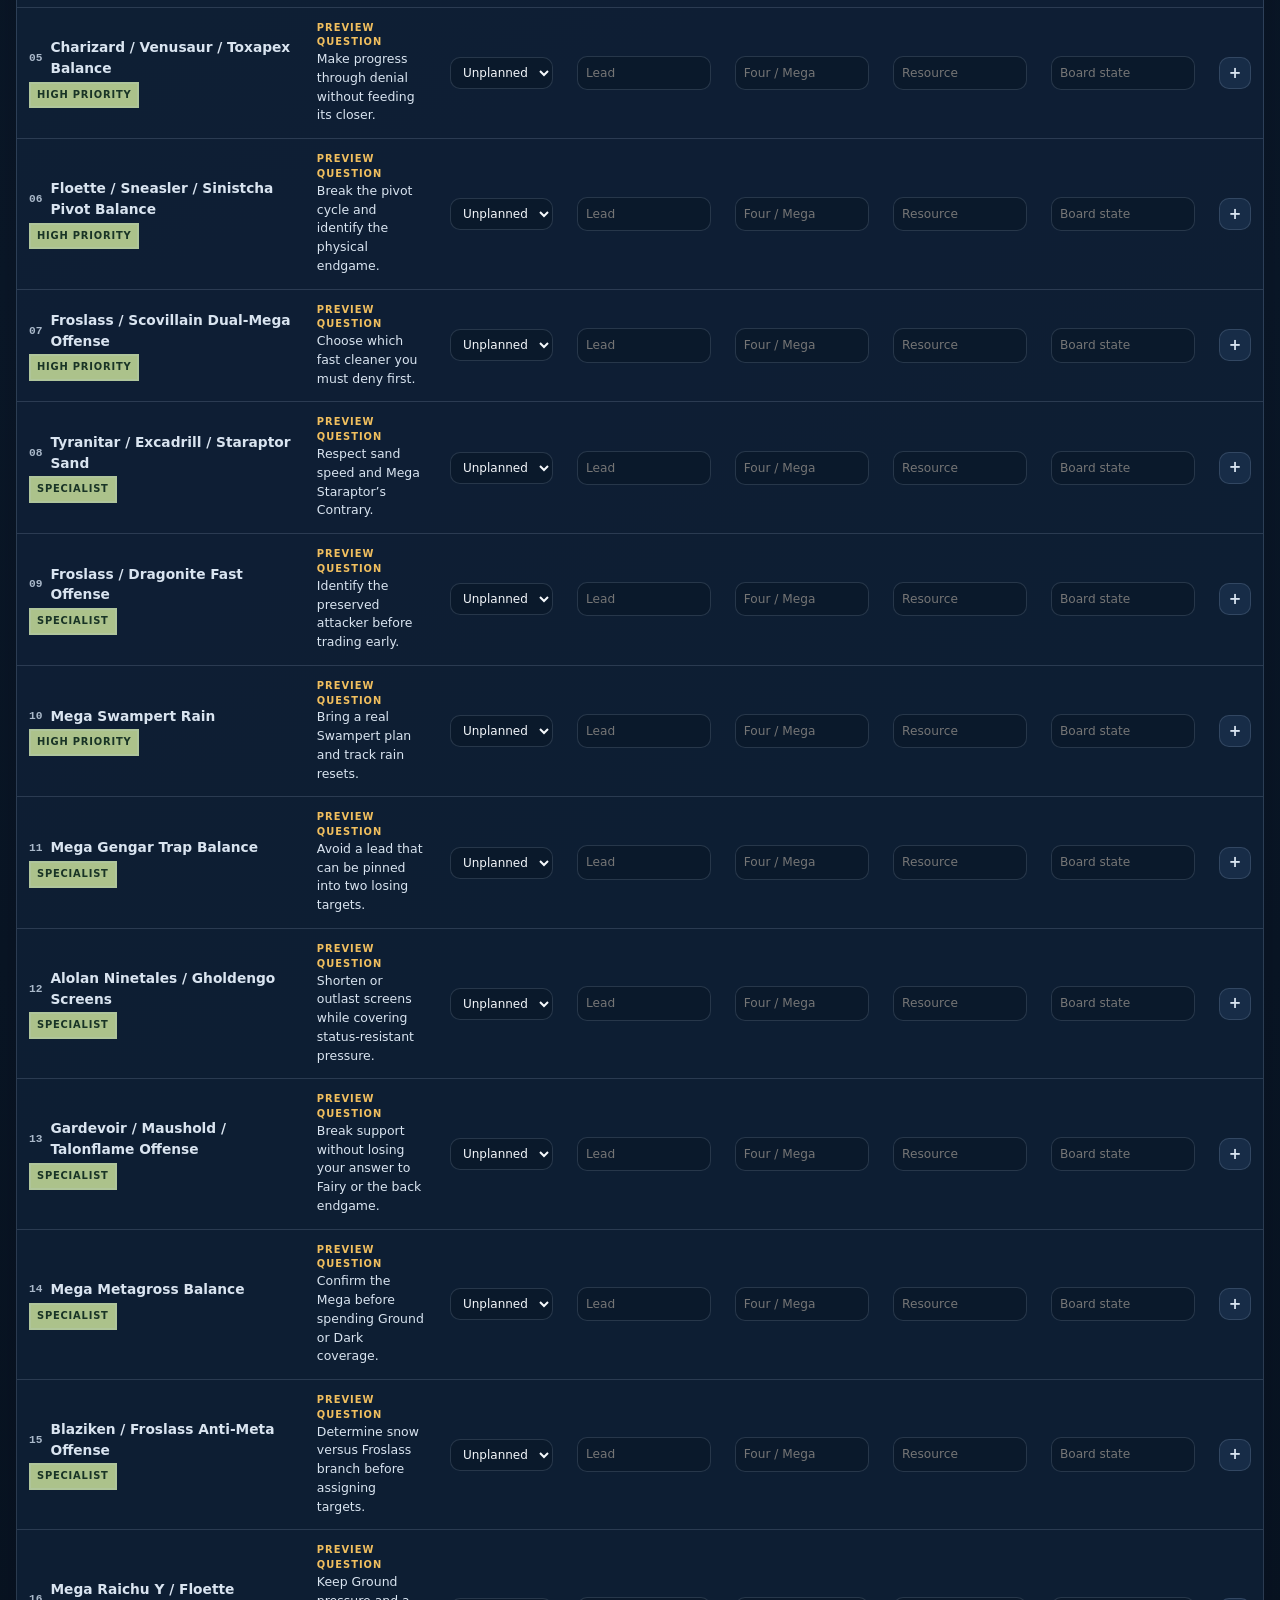
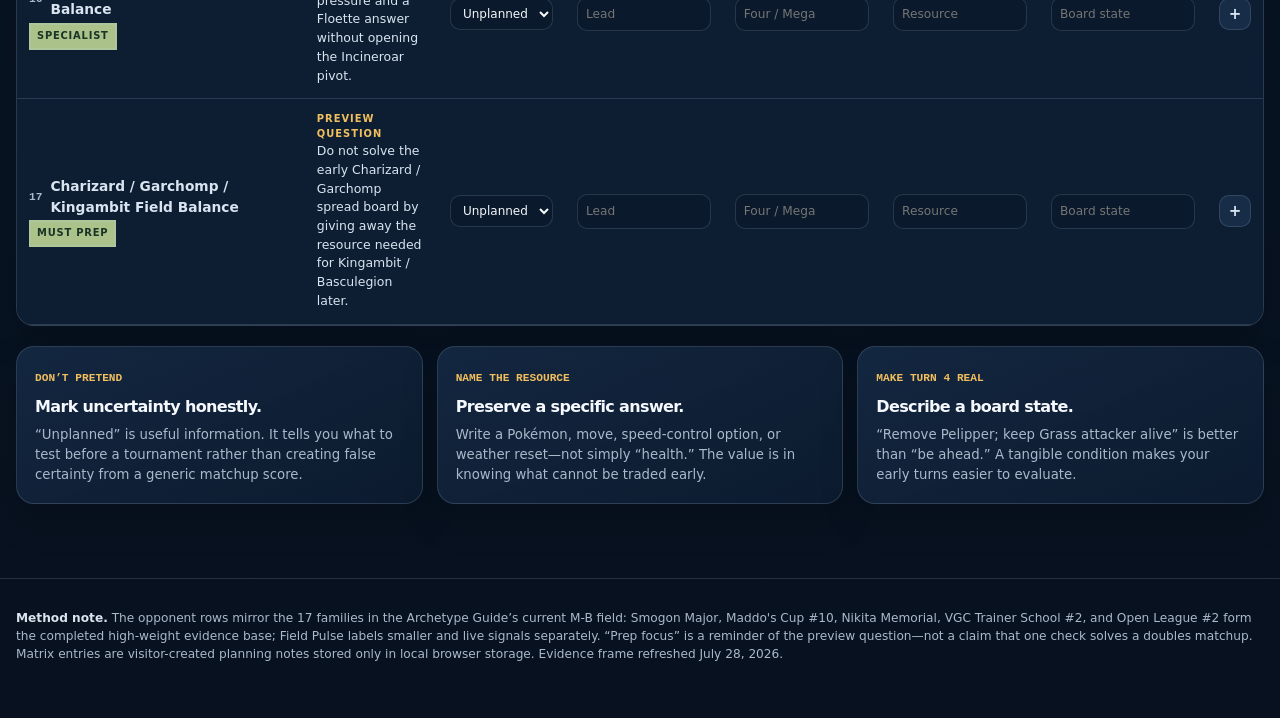
<file: matchup-matrix.html>
<!doctype html>
<html lang="en">
<head>
  <meta charset="utf-8">
  <meta name="viewport" content="width=device-width, initial-scale=1">
  <meta name="theme-color" content="#070b12">
  <meta name="description" content="A Regulation M-B Pokémon Champions matchup matrix for planning leads, selected four, preserved resources, and Turn 4 win conditions against the current archetype field.">
  <title>Regulation M-B Matchup Matrix</title>
  <style>
    :root{--bg:#070b12;--bg2:#0b111c;--panel:rgba(18,27,43,.84);--panel2:rgba(10,16,27,.94);--line:rgba(255,255,255,.09);--line2:rgba(255,255,255,.17);--text:#f4f7fb;--muted:#96a4b8;--soft:#c8d1df;--gold:#f4c863;--cyan:#67d9ff;--violet:#b994ff;--coral:#ff7d73;--green:#78e0ae;--shadow:0 28px 80px rgba(0,0,0,.38);--r:22px}
    *{box-sizing:border-box} html{scroll-behavior:smooth} body{margin:0;min-width:320px;color:var(--text);font:15px/1.5 Aptos,Inter,"Segoe UI",system-ui,-apple-system,sans-serif;background:radial-gradient(circle at 7% -5%,rgba(103,217,255,.14),transparent 29%),radial-gradient(circle at 92% 4%,rgba(185,148,255,.13),transparent 30%),linear-gradient(180deg,#070b12,#090e17 43%,#070b12);min-height:100vh}
    body:before{content:"";position:fixed;inset:0;z-index:-1;pointer-events:none;opacity:.27;background-image:linear-gradient(rgba(255,255,255,.018) 1px,transparent 1px),linear-gradient(90deg,rgba(255,255,255,.018) 1px,transparent 1px);background-size:42px 42px;mask-image:linear-gradient(to bottom,black,transparent 88%)}
    button,input,textarea,select{font:inherit} button{color:inherit} a{color:inherit}.shell{width:min(1440px,calc(100% - 32px));margin:auto}
    .site-nav{position:sticky;top:0;z-index:100;display:flex;justify-content:center;gap:10px;padding:12px 16px;overflow-x:auto;-webkit-overflow-scrolling:touch;background:#101722;border-bottom:1px solid rgba(255,255,255,.12)}
    .site-nav a{display:block;flex:0 0 auto;padding:8px 14px;color:#dce7f5;text-decoration:none;font-weight:750;border:1px solid rgba(255,255,255,.16);border-radius:999px;white-space:nowrap}.site-nav a:hover,.site-nav a[aria-current="page"]{color:#fff;background:#287ea8;border-color:#56b8df}
    .topbar{position:sticky;top:65px;z-index:80;border-bottom:1px solid var(--line);background:rgba(7,11,18,.8);backdrop-filter:blur(18px) saturate(140%)}.topbar .shell{min-height:61px;display:flex;align-items:center;gap:18px}.brand{font-size:.77rem;letter-spacing:.14em;font-weight:850;white-space:nowrap}.topnav{display:flex;gap:5px;margin-left:auto;overflow:auto;scrollbar-width:none}.topnav a{padding:8px 10px;color:var(--muted);text-decoration:none;border-radius:9px;font-size:.78rem;white-space:nowrap}.topnav a:hover{color:var(--text);background:rgba(255,255,255,.055)}
    .hero{padding:76px 0 42px;overflow:hidden}.hero-grid{display:grid;grid-template-columns:1.07fr .93fr;gap:36px;align-items:center}.kicker{display:inline-flex;gap:9px;align-items:center;color:var(--cyan);font-size:.75rem;letter-spacing:.16em;font-weight:850;text-transform:uppercase}.kicker:before{content:"";width:27px;height:1px;background:var(--cyan);box-shadow:0 0 14px var(--cyan)}h1{margin:17px 0;font-size:clamp(3.4rem,7vw,7rem);line-height:.88;letter-spacing:-.066em}h1 em{display:block;color:transparent;font-style:normal;-webkit-text-stroke:1px rgba(255,255,255,.48)}.hero-copy{max-width:720px;color:var(--soft);font-size:clamp(1rem,1.55vw,1.16rem)}
    .hero-chips{display:flex;gap:8px;flex-wrap:wrap;margin-top:23px}.hero-chips span{padding:8px 11px;border:1px solid var(--line);border-radius:999px;background:rgba(255,255,255,.034);color:var(--muted);font-size:.78rem}.hero-panel{position:relative;padding:25px;border:1px solid var(--line2);border-radius:var(--r);overflow:hidden;background:linear-gradient(145deg,rgba(21,33,52,.92),rgba(8,13,23,.96));box-shadow:var(--shadow)}.hero-panel:before{content:"";position:absolute;inset:-40%;background:conic-gradient(from 35deg,transparent,rgba(103,217,255,.1),transparent 28%,rgba(185,148,255,.11),transparent 61%);animation:spin 18s linear infinite}@keyframes spin{to{transform:rotate(360deg)}}.hero-panel>*{position:relative}.panel-label{display:flex;justify-content:space-between;gap:12px;align-items:center;color:var(--muted);font-size:.7rem;letter-spacing:.11em;text-transform:uppercase}.panel-label strong{color:var(--gold);font-size:.72rem}.plan-loop{display:grid;grid-template-columns:repeat(2,1fr);gap:12px;margin-top:20px}.loop-card{padding:15px;border:1px solid rgba(255,255,255,.085);border-radius:15px;background:rgba(7,12,21,.47)}.loop-card b{display:block;color:var(--cyan);font:800 .68rem ui-monospace,SFMono-Regular,Consolas,monospace;letter-spacing:.08em}.loop-card strong{display:block;margin:7px 0 3px;font-size:1rem}.loop-card span{color:var(--muted);font-size:.79rem}.loop-card:nth-child(2) b{color:var(--violet)}.loop-card:nth-child(3) b{color:var(--gold)}.loop-card:nth-child(4) b{color:var(--green)}
    .section{padding:43px 0 74px}.section-head{display:flex;justify-content:space-between;gap:24px;align-items:end;margin-bottom:24px}.section-head h2{margin:0;font-size:clamp(2rem,4vw,3.6rem);line-height:.93;letter-spacing:-.055em}.section-head p{max-width:590px;margin:0;color:var(--muted)}
    .context{display:grid;grid-template-columns:1.14fr .86fr;gap:14px;margin-bottom:18px}.context-card{padding:19px 20px;border:1px solid var(--line);border-radius:18px;background:rgba(13,20,32,.76)}.context-label{display:block;margin-bottom:8px;color:var(--muted);font-size:.68rem;font-weight:800;letter-spacing:.13em;text-transform:uppercase}.team-field{display:flex;gap:9px;align-items:center}.team-field input{width:100%;padding:10px 12px;border:1px solid var(--line);border-radius:10px;outline:0;background:rgba(255,255,255,.04);color:var(--text)}.team-field input:focus,textarea:focus{border-color:rgba(103,217,255,.56);box-shadow:0 0 0 3px rgba(103,217,255,.08)}.context-card p{margin:0;color:var(--soft);font-size:.86rem}.context-card p strong{color:var(--gold)}
    .matrix-controls{position:sticky;top:126px;z-index:60;margin-bottom:15px;padding:10px;border:1px solid var(--line);border-radius:16px;background:rgba(11,17,28,.91);box-shadow:0 12px 40px rgba(0,0,0,.2);backdrop-filter:blur(18px)}.control-grid{display:grid;grid-template-columns:minmax(190px,1fr) auto auto;gap:10px;align-items:center}.search{position:relative}.search:before{content:"⌕";position:absolute;top:7px;left:13px;color:var(--muted);font-size:1.16rem}.search input{width:100%;padding:10px 12px 10px 37px;border:1px solid transparent;border-radius:10px;outline:0;background:rgba(255,255,255,.055);color:var(--text)}.search input:focus{border-color:rgba(103,217,255,.52)}.filter-row,.action-row{display:flex;gap:6px;flex-wrap:wrap}.control-btn,.mini-btn{padding:8px 10px;border:1px solid var(--line);border-radius:9px;cursor:pointer;background:rgba(255,255,255,.035);color:var(--muted);font-size:.74rem}.control-btn:hover,.control-btn.active,.mini-btn:hover{color:var(--text);border-color:var(--line2);background:rgba(255,255,255,.075)}.control-btn.active[data-filter="must"]{color:var(--coral)}.control-btn.active[data-filter="high"]{color:var(--cyan)}.control-btn.active[data-filter="specialist"]{color:var(--violet)}.mini-btn.primary{border-color:rgba(103,217,255,.4);color:var(--cyan)}
    .matrix-shell{border:1px solid var(--line);border-radius:var(--r);overflow:hidden;background:linear-gradient(150deg,rgba(18,28,44,.92),rgba(8,13,22,.96));box-shadow:0 18px 50px rgba(0,0,0,.14)}.matrix-meta{display:flex;justify-content:space-between;gap:15px;align-items:center;padding:14px 18px;border-bottom:1px solid var(--line);color:var(--muted);font-size:.78rem}.matrix-meta strong{color:var(--soft)}.matrix-scroll{overflow:auto}.matrix{width:100%;min-width:1080px;border-collapse:collapse}.matrix th{position:sticky;top:0;z-index:2;padding:11px 12px;border-bottom:1px solid var(--line2);background:#111a29;color:var(--muted);font-size:.65rem;letter-spacing:.09em;text-align:left;text-transform:uppercase;white-space:nowrap}.matrix td{padding:13px 12px;border-bottom:1px solid var(--line);vertical-align:middle}.matrix tr:last-child td{border:0}.matrix tr:hover td{background:rgba(255,255,255,.018)}.matrix tr.hidden{display:none}.opponent{min-width:207px}.opponent-top{display:flex;gap:8px;align-items:center}.rank{font:750 .7rem ui-monospace,SFMono-Regular,Consolas,monospace;color:var(--muted)}.opponent strong{font-size:.86rem}.opponent small{display:block;margin-top:3px;color:var(--muted);font-size:.72rem}.tier{display:inline-flex;padding:4px 6px;border:1px solid var(--line);border-radius:999px;color:var(--muted);font-size:.62rem;font-weight:800;letter-spacing:.08em;text-transform:uppercase}.tier.must{color:var(--coral);border-color:rgba(255,125,115,.25)}.tier.high{color:var(--cyan);border-color:rgba(103,217,255,.25)}.tier.specialist{color:var(--violet);border-color:rgba(185,148,255,.25)}.focus{max-width:175px;color:var(--soft);font-size:.78rem}.focus b{display:block;color:var(--gold);font-size:.62rem;letter-spacing:.1em;text-transform:uppercase}.entry{min-width:135px}.entry input{width:100%;padding:7px 8px;border:1px solid transparent;border-radius:8px;background:rgba(255,255,255,.035);color:var(--soft);font-size:.76rem;outline:0}.entry input:hover{border-color:var(--line)}.entry input:focus{border-color:rgba(103,217,255,.5);background:rgba(103,217,255,.055)}.status-select{padding:7px 8px;border:1px solid var(--line);border-radius:8px;color:var(--soft);background:#111a29;font-size:.75rem;outline:0}.status-select.status-ready{border-color:rgba(120,224,174,.45);color:var(--green)}.status-select.status-tough{border-color:rgba(255,125,115,.45);color:var(--coral)}.status-select.status-favored{border-color:rgba(103,217,255,.45);color:var(--cyan)}.detail-cell{width:45px}.detail-btn{width:32px;height:32px;border:1px solid var(--line);border-radius:9px;background:rgba(255,255,255,.035);cursor:pointer;color:var(--muted);font-weight:800}.detail-btn:hover,.detail-btn.open{color:var(--gold);border-color:rgba(244,200,99,.42)}.detail-row td{padding:0;background:rgba(7,11,18,.56)}.detail-row.hidden{display:none}.detail-grid{display:grid;grid-template-columns:1.1fr 1fr 1fr;gap:16px;padding:17px 18px 19px;border-bottom:1px solid var(--line)}.detail-block{min-width:0}.detail-block b{display:block;margin-bottom:5px;color:var(--gold);font-size:.65rem;letter-spacing:.11em;text-transform:uppercase}.detail-block p{margin:0;color:var(--soft);font-size:.79rem}.detail-block textarea{width:100%;min-height:69px;resize:vertical;padding:9px;border:1px solid var(--line);border-radius:9px;outline:0;background:rgba(255,255,255,.035);color:var(--soft);font-size:.78rem}.empty{display:none;padding:48px 20px;text-align:center;color:var(--muted)}.empty.show{display:block}
    .help-grid{display:grid;grid-template-columns:repeat(3,1fr);gap:14px;margin-top:20px}.help-card{padding:18px;border:1px solid var(--line);border-radius:17px;background:rgba(255,255,255,.022)}.help-card b{color:var(--gold);font:800 .7rem ui-monospace,SFMono-Regular,Consolas,monospace}.help-card h3{margin:8px 0 6px;font-size:1rem}.help-card p{margin:0;color:var(--muted);font-size:.83rem}.sources{padding:30px 0 54px;border-top:1px solid var(--line);color:var(--muted);font-size:.76rem}.sources strong{color:var(--soft)}
    @media(max-width:1080px){.hero-grid,.context{grid-template-columns:1fr}.hero{padding-top:51px}.control-grid{grid-template-columns:1fr}.matrix-controls{top:126px}.help-grid{grid-template-columns:1fr}.topnav{display:none}}@media(max-width:640px){.shell{width:min(100% - 20px,1440px)}.site-nav{justify-content:flex-start;overflow:auto;padding:10px}.site-nav a{padding:7px 11px;font-size:.82rem}.topbar{top:57px}.topbar .shell{min-height:55px}.brand{font-size:.68rem}.matrix-controls{top:112px}.hero-panel{padding:18px}.plan-loop{grid-template-columns:1fr 1fr;gap:8px}.loop-card{padding:11px}.section{padding-bottom:54px}.section-head{display:block}.section-head p{margin-top:12px}.matrix-meta{align-items:flex-start;flex-direction:column}.detail-grid{grid-template-columns:1fr}.context-card{padding:16px}}
    @media print{body{background:white;color:#111}body:before,.site-nav,.topbar,.matrix-controls,.detail-btn,.sources{display:none!important}.hero{padding:20px 0}.hero-panel{box-shadow:none}.matrix-scroll{overflow:visible}.matrix{min-width:0;font-size:8pt}.matrix th,.matrix td{padding:6px}.entry input{padding:0;border:0;background:transparent;color:#222}.detail-row{display:none}.section{padding:20px 0}}
  </style>
<style id="johto-cartridge-theme">
  :root{--johto-paper:#f3edc9;--johto-cream:#fff9db;--johto-ink:#193426;--johto-green:#527348;--johto-lcd:#acc28b;--johto-red:#ba3d39;--bg:var(--johto-paper);--bg2:var(--johto-cream);--panel:var(--johto-cream);--panel2:var(--johto-paper);--text:var(--johto-ink);--soft:#294635;--muted:#4d684f;--gold:#8b6221;--cyan:#2d725d;--violet:#5b6851;--coral:var(--johto-red);--green:#3f7b47;--line:rgba(25,52,38,.26);--line2:rgba(25,52,38,.54)}
  html{background:var(--johto-paper)} body{color:var(--johto-ink)!important;background:linear-gradient(90deg,rgba(25,52,38,.055) 1px,transparent 1px),linear-gradient(rgba(25,52,38,.055) 1px,transparent 1px),var(--johto-paper)!important;background-size:8px 8px!important;font-family:"Courier New",ui-monospace,monospace!important;font-weight:700!important;letter-spacing:.01em} body:before,body::before{opacity:.14!important;background-image:linear-gradient(90deg,transparent 49%,rgba(25,52,38,.48) 50%),linear-gradient(transparent 49%,rgba(25,52,38,.48) 50%)!important;background-size:8px 8px!important}
  h1,h2,h3,h4,h5,h6,.hero h1,.hero h2{color:var(--johto-ink)!important;font-family:"Arial Black","Courier New",ui-monospace,monospace!important;font-weight:900!important;letter-spacing:-.045em!important;text-shadow:1px 1px 0 var(--johto-lcd)!important} h1 *,h2 *,h3 *,h4 *,h5 *,h6 *{color:inherit!important;-webkit-text-stroke:0!important} p,li,td,dd,dt,label,small,.hero-copy,.section-head p,.muted{color:#294635!important;font-weight:700!important} strong,b,.brand,.kicker,.eyebrow{font-weight:900!important}
  .site-nav{justify-content:center!important;background:var(--johto-ink)!important;border-bottom:4px solid var(--johto-green)!important;box-shadow:0 4px 0 var(--johto-lcd)!important}.site-nav a{color:var(--johto-cream)!important;background:transparent!important;border:2px solid var(--johto-lcd)!important;border-radius:0!important;font-weight:900!important;letter-spacing:.035em!important}.site-nav a:hover,.site-nav a[aria-current="page"]{color:var(--johto-cream)!important;background:var(--johto-red)!important;border-color:var(--johto-cream)!important}
  .topbar,.matrix-controls{background:rgba(243,237,201,.96)!important;border-color:var(--johto-green)!important;backdrop-filter:none!important}.topnav a,header nav a{color:var(--johto-ink)!important;font-weight:900!important}.topnav a:hover,header nav a:hover{color:var(--johto-red)!important;background:var(--johto-lcd)!important}
  .hero-panel,.hero-card,.mega-card,.benchmark,.scarf-card,.tier-card,.insight,.table-panel,.calc-card,.mechanic,.source-box,.matrix-shell,.help-card,.context-card,.input-shell,.result-panel,.score-card,.slot,.help-box,.loop-card,.archetype-card,.event-card,.trend-card,.workflow-card,.method-card,.prep-block,.lab-panel,.comparison-sheet{color:var(--johto-ink)!important;background:var(--johto-cream)!important;border:3px solid var(--johto-green)!important;border-radius:0!important;box-shadow:4px 4px 0 var(--johto-lcd)!important}.hero-panel *, .hero-card *, .mega-card *, .benchmark *, .scarf-card *, .tier-card *, .insight *, .table-panel *, .calc-card *, .mechanic *, .source-box *, .matrix-shell *, .help-card *, .context-card *, .input-shell *, .result-panel *, .score-card *, .slot *, .help-box *, .loop-card *, .archetype-card *, .event-card *, .trend-card *, .workflow-card *, .method-card *, .prep-block *, .lab-panel *, .comparison-sheet *{border-color:var(--johto-green)!important}
  .badge,.type-pill,.type-chip,.type,.tier,.mini-flag,.attack-chip,.defense-chip{color:var(--johto-ink)!important;background:var(--johto-lcd)!important;border:2px solid var(--johto-green)!important;border-radius:0!important;font-weight:900!important}.hero-number,.benchmark-value,.calc-result,.share,.value-hot,.value-cyan,.usage-count{color:var(--johto-red)!important;font-weight:900!important;text-shadow:none!important}
  button,.btn,.control,.control-btn,.mini-btn,.primary-btn{color:var(--johto-cream)!important;background:var(--johto-ink)!important;border:2px solid var(--johto-green)!important;border-radius:0!important;font-family:"Courier New",ui-monospace,monospace!important;font-weight:900!important;box-shadow:2px 2px 0 var(--johto-lcd)!important}button:hover,.btn:hover,.control:hover,.control-btn:hover,.mini-btn:hover,.primary-btn:hover{color:var(--johto-cream)!important;background:var(--johto-red)!important;border-color:var(--johto-ink)!important}input,select,textarea,.team-input{color:var(--johto-ink)!important;background:var(--johto-cream)!important;border:2px solid var(--johto-green)!important;border-radius:0!important;font-family:"Courier New",ui-monospace,monospace!important;font-weight:700!important}input:focus,select:focus,textarea:focus{outline:3px solid var(--johto-red)!important;outline-offset:2px!important;box-shadow:none!important}
  th{color:var(--johto-cream)!important;background:var(--johto-ink)!important;border-color:var(--johto-green)!important;font-weight:900!important}td,.matrix td{color:var(--johto-ink)!important;background:rgba(255,249,219,.72)!important;border-color:rgba(25,52,38,.26)!important;font-weight:700!important}tr:hover td{background:var(--johto-lcd)!important}.status,.callout,.method,.note{color:var(--johto-ink)!important;background:var(--johto-lcd)!important;border-color:var(--johto-green)!important}.status.warning{background:#f4d986!important;border-color:var(--johto-red)!important}.status.error{background:#efb4a8!important;border-color:var(--johto-red)!important}
  @media(max-width:640px){.site-nav{justify-content:flex-start!important}.site-nav a{font-size:.72rem!important;padding:7px 9px!important}}
</style>
<style id="johto-nav-safety">
  .site-nav{justify-content:flex-start!important;overflow-x:auto!important;overflow-y:hidden!important;flex-wrap:nowrap!important;-webkit-overflow-scrolling:touch}.site-nav a{display:block!important;flex:0 0 auto!important;min-width:max-content!important;white-space:nowrap!important}
</style>
<style id="johto-type-contrast">
  .type,.type[class],.type-pill,.type-pill[class],.type-chip,.type-chip[class]{color:#183126!important;background:#dfe8bd!important;border:2px solid #55734c!important;border-radius:0!important;font-weight:900!important;text-shadow:none!important}.type.Fire,.type-fire,.type-pill.type-fire,.type-chip.type-fire{color:#3a160f!important;background:#ed9a78!important;border-color:#a6533d!important}.type.Water,.type-water,.type-pill.type-water,.type-chip.type-water{color:#12334a!important;background:#9fc8e0!important;border-color:#4d7f9a!important}.type.Grass,.type-grass,.type-pill.type-grass,.type-chip.type-grass{color:#20391e!important;background:#b7cf8c!important;border-color:#637f4c!important}.type.Electric,.type-electric,.type-pill.type-electric,.type-chip.type-electric{color:#3c3108!important;background:#efd675!important;border-color:#987f2d!important}.type.Ice,.type-ice,.type-pill.type-ice,.type-chip.type-ice{color:#173b3c!important;background:#b8e1df!important;border-color:#5d9592!important}.type.Fighting,.type-fighting,.type-pill.type-fighting,.type-chip.type-fighting{color:#39170f!important;background:#dfa182!important;border-color:#9b5540!important}.type.Poison,.type-poison,.type-pill.type-poison,.type-chip.type-poison{color:#321a42!important;background:#c49ed1!important;border-color:#7b578b!important}.type.Ground,.type-ground,.type-pill.type-ground,.type-chip.type-ground{color:#3a2a16!important;background:#d9bd82!important;border-color:#987a47!important}.type.Flying,.type-flying,.type-pill.type-flying,.type-chip.type-flying{color:#1b3048!important;background:#b6c9e9!important;border-color:#667eaa!important}.type.Psychic,.type-psychic,.type-pill.type-psychic,.type-chip.type-psychic{color:#421c2e!important;background:#e5a7bb!important;border-color:#a45b77!important}.type.Bug,.type-bug,.type-pill.type-bug,.type-chip.type-bug{color:#2e3716!important;background:#c6ce77!important;border-color:#77843c!important}.type.Rock,.type-rock,.type-pill.type-rock,.type-chip.type-rock{color:#3b2d1b!important;background:#c9af77!important;border-color:#896f41!important}.type.Ghost,.type-ghost,.type-pill.type-ghost,.type-chip.type-ghost{color:#2d2645!important;background:#aaa1d0!important;border-color:#686091!important}.type.Dragon,.type-dragon,.type-pill.type-dragon,.type-chip.type-dragon{color:#25204d!important;background:#a49ce0!important;border-color:#5e57a7!important}.type.Dark,.type-dark,.type-pill.type-dark,.type-chip.type-dark{color:#fff9db!important;background:#625a52!important;border-color:#403b36!important}.type.Steel,.type-steel,.type-pill.type-steel,.type-chip.type-steel{color:#20323a!important;background:#bdced1!important;border-color:#6a858b!important}.type.Fairy,.type-fairy,.type-pill.type-fairy,.type-chip.type-fairy{color:#47253d!important;background:#edbad1!important;border-color:#a66584!important}.type.Normal,.type-normal,.type-pill.type-normal,.type-chip.type-normal{color:#373625!important;background:#d5d0a9!important;border-color:#898363!important}
</style>
<link href="./site-theme.css" rel="stylesheet"/>
</head>
<body>
  <nav class="site-nav" aria-label="Guide navigation">
    <a href="./index.html">Archetype Guide</a>
    <a href="./speed-tiers.html">Speed Tiers</a>
    <a href="./matchup-matrix.html" aria-current="page">Matchup Matrix</a>
    <a href="./coverage-lab.html">Coverage Lab</a>
    <a href="./field-pulse.html">Field Pulse</a>
  </nav>
  <header class="topbar"><div class="shell"><div class="brand">REGULATION M-B · PREP LAB</div><nav class="topnav"><a href="#matrix">Matrix</a><a href="#method">How to use it</a><a href="#sources">Method</a></nav></div></header>
  <main>
    <section class="hero"><div class="shell hero-grid">
      <div>
        <div class="kicker">Tournament-prep workspace</div>
        <h1>MATCHUP <em>MATRIX</em></h1>
        <p class="hero-copy">Convert the current field into decisions you can actually take to a set: a lead, your selected four, the resource you refuse to trade, and the board you want by Turn 4.</p>
        <div class="hero-chips"><span>16 archetype families</span><span>Local, private prep notes</span><span>Lead → Four → Preserve → Turn 4</span></div>
      </div>
      <aside class="hero-panel" aria-label="Matchup planning loop">
        <div class="panel-label"><strong>One matchup at a time</strong><span>Prep loop</span></div>
        <div class="plan-loop">
          <div class="loop-card"><b>01 · IDENTIFY</b><strong>Read the branch</strong><span>Name the shell and the likely Mega or speed mode.</span></div>
          <div class="loop-card"><b>02 · SELECT</b><strong>Choose your four</strong><span>Commit to the pieces that make their plan awkward.</span></div>
          <div class="loop-card"><b>03 · PRESERVE</b><strong>Protect the answer</strong><span>Do not trade the one resource their endgame requires.</span></div>
          <div class="loop-card"><b>04 · CONVERT</b><strong>Map Turn 4</strong><span>Write the board state that means you are winning.</span></div>
        </div>
      </aside>
    </div></section>

    <section class="section" id="matrix"><div class="shell">
      <div class="section-head"><div><div class="kicker">Your matchup book</div><h2>Write the plan<br>before the round.</h2></div><p>There is no universal matchup rating without your team. This matrix gives every relevant archetype a reusable planning row, while keeping the important preview tells and pressure points in view.</p></div>
      <div class="context">
        <div class="context-card"><label class="context-label" for="teamName">Your team / rental name</label><div class="team-field"><input id="teamName" maxlength="72" placeholder="e.g. Charizard Y / Swampert weather-flex" aria-label="Your team name"></div></div>
        <div class="context-card"><span class="context-label">How this saves</span><p><strong>Private to this browser.</strong> Your notes stay on this device with no account required. Export a clean prep sheet before an event.</p></div>
      </div>
      <div class="matrix-controls">
        <div class="control-grid">
          <label class="search"><input id="searchInput" type="search" placeholder="Search rain, Charizard, screens…" aria-label="Search matchups"></label>
          <div class="filter-row" role="group" aria-label="Filter by priority"><button class="control-btn active" data-filter="all" type="button">All</button><button class="control-btn" data-filter="must" type="button">Must prep</button><button class="control-btn" data-filter="high" type="button">High</button><button class="control-btn" data-filter="specialist" type="button">Specialist</button><button class="control-btn" data-filter="planned" type="button">Planned</button></div>
          <div class="action-row"><button class="mini-btn primary" id="exportBtn" type="button">Export notes</button><button class="mini-btn" id="clearBtn" type="button">Clear notes</button></div>
        </div>
      </div>
      <div class="matrix-shell">
        <div class="matrix-meta"><span><strong id="visibleCount">17 matchups</strong> · the current high-weight M-B field</span><span>Click <strong>+</strong> for preview tells and a longer note.</span></div>
        <div class="matrix-scroll"><table class="matrix"><thead><tr><th>Opponent</th><th>Prep focus</th><th>My outlook</th><th>Lead</th><th>My four / Mega</th><th>Preserve</th><th>Turn 4 condition</th><th aria-label="Open details"></th></tr></thead><tbody id="matrixBody"></tbody></table></div>
        <div class="empty" id="emptyState">No archetypes match that filter yet.</div>
      </div>
      <div class="help-grid" id="method">
        <article class="help-card"><b>DON’T PRETEND</b><h3>Mark uncertainty honestly.</h3><p>“Unplanned” is useful information. It tells you what to test before a tournament rather than creating false certainty from a generic matchup score.</p></article>
        <article class="help-card"><b>NAME THE RESOURCE</b><h3>Preserve a specific answer.</h3><p>Write a Pokémon, move, speed-control option, or weather reset—not simply “health.” The value is in knowing what cannot be traded early.</p></article>
        <article class="help-card"><b>MAKE TURN 4 REAL</b><h3>Describe a board state.</h3><p>“Remove Pelipper; keep Grass attacker alive” is better than “be ahead.” A tangible condition makes your early turns easier to evaluate.</p></article>
      </div>
    </div></section>
  </main>
  <footer class="sources" id="sources"><div class="shell"><strong>Method note.</strong> The opponent rows mirror the 17 families in the Archetype Guide’s current M-B field: Smogon Major, Maddo's Cup #10, Nikita Memorial, VGC Trainer School #2, and Open League #2 form the completed high-weight evidence base; Field Pulse labels smaller and live signals separately. “Prep focus” is a reminder of the preview question—not a claim that one check solves a doubles matchup. Matrix entries are visitor-created planning notes stored only in local browser storage. Evidence frame refreshed July 28, 2026.</div></footer>
  <script>
    const matchups = [
      {id:'01',tier:'high',name:'Aerodactyl / Charizard / Farigiraf Balance',short:'Aero Zard balance',focus:'Read the Mega branch and Farigiraf priority denial.',tell:'Aerodactyl + Charizard creates immediate Mega and weather ambiguity; Farigiraf changes priority and speed interactions.',watch:'Keep answers to both Garchomp ground pressure and Sylveon or Kingambit endgames.'},
      {id:'02',tier:'must',name:'Charizard / Floette / Whimsicott Big Six',short:'Zard Floette big six',focus:'Do not lose to Tailwind into a preserved closer.',tell:'Whimsicott + Floette is the direct speed-and-Fairy branch; a back Basculegion or Kingambit often converts later.',watch:'Have a plan for the physical closer after Tailwind expires.'},
      {id:'03',tier:'must',name:'Delphox / Blastoise / Sinistcha Setup Balance',short:'Delphox Blastoise setup',focus:'Identify whether Delphox or Blastoise is the true Mega target.',tell:'Sinistcha + Blastoise signals protected setup or immediate water pressure; Fake Out support can buy multiple turns.',watch:'Pressure both bulky Water and Fire/Psychic branches without feeding Kingambit.'},
      {id:'04',tier:'must',name:'Charizard / Grimmsnarl Hybrid Weather',short:'Hybrid weather',focus:'Find the selected weather mode; preview is not the answer.',tell:'Pelipper + Archaludon/Basculegion is rain pressure; Charizard + Venusaur is the sun branch.',watch:'Preserve weather control or a line that functions under both weather states.'},
      {id:'05',tier:'high',name:'Charizard / Venusaur / Toxapex Balance',short:'Zard Venusaur balance',focus:'Make progress through denial without feeding its closer.',tell:'Toxapex plus a physical closer is the slower board; Charizard + Garchomp is the immediate spread branch.',watch:'Track sun turns and retain reliable Venusaur plus Ground/Fighting-closer pressure.'},
      {id:'06',tier:'high',name:'Floette / Sneasler / Sinistcha Pivot Balance',short:'Floette pivot balance',focus:'Break the pivot cycle and identify the physical endgame.',tell:'Sneasler + Floette is immediate pressure; Incineroar + Sinistcha reveals very little about the back two.',watch:'Avoid automatic Intimidate or Parting Shot into Kingambit or Milotic variants.'},
      {id:'07',tier:'must',name:'Froslass / Scovillain Dual-Mega Offense',short:'Froslass Scovillain',focus:'Choose which fast cleaner you must deny first.',tell:'Froslass + Sneasler maximizes disruption; Scovillain + Basculegion offers complementary offense.',watch:'Plan around Focus Sash and priority rather than a perfect KO sequence.'},
      {id:'08',tier:'must',name:'Tyranitar / Excadrill / Staraptor Sand',short:'Tyranitar Excadrill sand',focus:'Respect sand speed and Mega Staraptor’s Contrary.',tell:'Tyranitar + Excadrill is direct sand speed; Staraptor + Sinistcha can keep the sand commitment hidden.',watch:'Do not auto-click Intimidate or Parting Shot into possible Mega Staraptor.'},
      {id:'09',tier:'high',name:'Froslass / Dragonite Fast Offense',short:'Froslass Dragonite',focus:'Identify the preserved attacker before trading early.',tell:'Froslass + Dragonite layers speed disruption and priority; Kingambit + Basculegion can be the direct endgame.',watch:'Removing Froslass does not end the team’s ability to trade quickly.'},
      {id:'10',tier:'high',name:'Mega Swampert Rain',short:'Mega Swampert rain',focus:'Bring a real Swampert plan and track rain resets.',tell:'Pelipper + Swampert/Archaludon is direct rain; Sinistcha + Metagross can be the slower branch.',watch:'Electric alone does not solve Swampert; account for screens and Sinistcha too.'},
      {id:'11',tier:'high',name:'Mega Gengar Trap Balance',short:'Mega Gengar trap',focus:'Avoid a lead that can be pinned into two losing targets.',tell:'Gengar + Fake Out pressure makes Shadow Tag much stronger; Floette may be the alternate Mega branch.',watch:'Preserve a Ghost-type escape route when it is central to your positioning.'},
      {id:'12',tier:'high',name:'Alolan Ninetales / Gholdengo Screens',short:'Ninetales Gholdengo screens',focus:'Shorten or outlast screens while covering status-resistant pressure.',tell:'Ninetales + Gholdengo is the clean screens lead; Staraptor can punish stat-drop control tools.',watch:'Do not reflexively use Intimidate or Parting Shot into potential Mega Staraptor.'},
      {id:'13',tier:'high',name:'Gardevoir / Maushold / Talonflame Offense',short:'Gardevoir Maushold',focus:'Break support without losing your answer to Fairy or the back endgame.',tell:'Talonflame + Gardevoir/Kommo-o is the speed-support branch; Maushold can enable protected positioning.',watch:'Respect priority speed support before relying on a narrow natural-speed edge.'},
      {id:'14',tier:'specialist',name:'Mega Metagross Balance',short:'Mega Metagross balance',focus:'Confirm the Mega before spending Ground or Dark coverage.',tell:'Grimmsnarl + Metagross suggests screens; Charizard + Garchomp is the direct spread-pressure branch.',watch:'Make progress through screens or Toxapex without losing the Fairy/Water piece needed later.'},
      {id:'15',tier:'specialist',name:'Blaziken / Froslass Anti-Meta Offense',short:'Blaziken Froslass',focus:'Determine snow versus Froslass branch before assigning targets.',tell:'Froslass + Blaziken/Sneasler is maximum tempo; Toxapex + Dragonite is the slower counterpunch.',watch:'Preserve priority or reliable speed control once Blaziken begins to convert turns.'},
      {id:'16',tier:'specialist',name:'Mega Raichu Y / Floette Balance',short:'Raichu Y Floette',focus:'Keep Ground pressure and a Floette answer without opening the Incineroar pivot.',tell:'Raichu Y + Floette can pressure with speed and Fairy support while the back pivots toward its preferred endgame.',watch:'Ground blockers still need cover from Incineroar, Milotic, and Sinistcha attachments.'},
      {id:'17',tier:'must',name:'Charizard / Garchomp / Kingambit Field Balance',short:'Zard Chomp King balance',focus:'Do not solve the early Charizard / Garchomp spread board by giving away the resource needed for Kingambit / Basculegion later.',tell:'Incineroar + Sinistcha often reveals a slow positioning plan; Charizard + Garchomp is the immediate spread branch. Tailwind, rain, Venusaur, or Farigiraf can be the attachment.',watch:'Identify the attachment before committing your Fairy, Water, Grass, or priority-denial resources. The core is broad; the sixth-slot mode decides the clean line.'}
    ];
    const reweightedTiers={
      '01':'high','02':'must','03':'specialist','04':'must','05':'high','06':'high','07':'high','08':'specialist',
      '09':'specialist','10':'high','11':'specialist','12':'specialist','13':'specialist','14':'specialist','15':'specialist','16':'specialist','17':'must'
    };
    matchups.forEach(matchup=>{matchup.tier=reweightedTiers[matchup.id]||matchup.tier});
    const storageKey='regulation-mb-matchup-matrix-v1';
    let notes={};
    try{notes=JSON.parse(localStorage.getItem(storageKey)||'{}')}catch(e){notes={}}
    const defaults={outlook:'unplanned',lead:'',four:'',preserve:'',turn4:'',long:''};
    const getNote=id=>({...defaults,...(notes[id]||{})});
    function save(){localStorage.setItem(storageKey,JSON.stringify(notes));localStorage.setItem(storageKey+'-team',teamName.value.trim());updateMeta()}
    const teamName=document.getElementById('teamName');teamName.value=localStorage.getItem(storageKey+'-team')||'';teamName.addEventListener('input',save);
    const esc=value=>String(value).replace(/[&<>'"]/g,c=>({'&':'&amp;','<':'&lt;','>':'&gt;',"'":'&#39;','"':'&quot;'}[c]));
    function rowHTML(m){const n=getNote(m.id);return `<tr class="data-row" data-id="${m.id}" data-tier="${m.tier}" data-search="${m.name.toLowerCase()} ${m.focus.toLowerCase()} ${m.tell.toLowerCase()}"><td class="opponent"><div class="opponent-top"><span class="rank">${m.id}</span><strong>${m.name}</strong></div><small><span class="tier ${m.tier}">${m.tier==='must'?'Must prep':m.tier==='high'?'High priority':'Specialist'}</span></small></td><td class="focus"><b>Preview question</b>${m.focus}</td><td><select class="status-select status-${n.outlook}" data-field="outlook" aria-label="Outlook for ${m.name}"><option value="unplanned" ${n.outlook==='unplanned'?'selected':''}>Unplanned</option><option value="testing" ${n.outlook==='testing'?'selected':''}>Testing</option><option value="ready" ${n.outlook==='ready'?'selected':''}>Ready</option><option value="favored" ${n.outlook==='favored'?'selected':''}>Favored</option><option value="tough" ${n.outlook==='tough'?'selected':''}>Tough</option></select></td><td class="entry"><input data-field="lead" value="${esc(n.lead)}" placeholder="Lead" aria-label="Lead against ${m.name}"></td><td class="entry"><input data-field="four" value="${esc(n.four)}" placeholder="Four / Mega" aria-label="Four Pokemon and Mega against ${m.name}"></td><td class="entry"><input data-field="preserve" value="${esc(n.preserve)}" placeholder="Resource" aria-label="Resource to preserve against ${m.name}"></td><td class="entry"><input data-field="turn4" value="${esc(n.turn4)}" placeholder="Board state" aria-label="Turn 4 condition against ${m.name}"></td><td class="detail-cell"><button class="detail-btn" type="button" aria-expanded="false" aria-label="Open detail for ${m.name}">+</button></td></tr><tr class="detail-row hidden" data-detail="${m.id}"><td colspan="8"><div class="detail-grid"><div class="detail-block"><b>Preview tell</b><p>${m.tell}</p></div><div class="detail-block"><b>Protect against</b><p>${m.watch}</p></div><div class="detail-block"><label for="note-${m.id}"><b>Long prep note</b></label><textarea id="note-${m.id}" data-field="long" placeholder="Calcs to confirm, lead responses, replay lessons…" aria-label="Long prep note for ${m.name}">${esc(n.long)}</textarea></div></div></td></tr>`}
    const matrixBody=document.getElementById('matrixBody');matrixBody.innerHTML=matchups.map(rowHTML).join('');
    function updateMeta(){const planned=Object.values(notes).filter(n=>n.outlook&&n.outlook!=='unplanned').length;const label=document.getElementById('visibleCount');const visible=[...document.querySelectorAll('.data-row:not(.hidden)')].length;label.textContent=`${visible} matchup${visible===1?'':'s'} · ${planned} planned`}
    matrixBody.addEventListener('input',event=>{const field=event.target.dataset.field;if(!field)return;const id=event.target.closest('.data-row')?.dataset.id||event.target.closest('[data-detail]')?.dataset.detail;if(!id)return;notes[id]=getNote(id);notes[id][field]=event.target.value;save()});
    matrixBody.addEventListener('change',event=>{const field=event.target.dataset.field;if(!field)return;const row=event.target.closest('.data-row');if(!row)return;const id=row.dataset.id;notes[id]=getNote(id);notes[id][field]=event.target.value;event.target.className=`status-select status-${event.target.value}`;save();applyFilters()});
    matrixBody.addEventListener('click',event=>{const btn=event.target.closest('.detail-btn');if(!btn)return;const row=btn.closest('.data-row');const detail=matrixBody.querySelector(`[data-detail="${row.dataset.id}"]`);const open=detail.classList.toggle('hidden');btn.textContent=open?'+':'−';btn.classList.toggle('open',!open);btn.setAttribute('aria-expanded',String(!open))});
    let activeFilter='all';const searchInput=document.getElementById('searchInput');const emptyState=document.getElementById('emptyState');
    function applyFilters(){const q=searchInput.value.trim().toLowerCase();let visible=0;document.querySelectorAll('.data-row').forEach(row=>{const n=getNote(row.dataset.id);const tierOK=activeFilter==='all'||row.dataset.tier===activeFilter||(activeFilter==='planned'&&n.outlook!=='unplanned');const textOK=!q||row.dataset.search.includes(q);const show=tierOK&&textOK;row.classList.toggle('hidden',!show);const detail=matrixBody.querySelector(`[data-detail="${row.dataset.id}"]`);if(!show)detail.classList.add('hidden');if(show)visible++});emptyState.classList.toggle('show',visible===0);updateMeta()}
    document.querySelectorAll('[data-filter]').forEach(btn=>btn.addEventListener('click',()=>{activeFilter=btn.dataset.filter;document.querySelectorAll('[data-filter]').forEach(b=>b.classList.toggle('active',b===btn));applyFilters()}));searchInput.addEventListener('input',applyFilters);
    document.getElementById('clearBtn').addEventListener('click',()=>{if(!confirm('Clear all matchup notes saved in this browser?'))return;notes={};localStorage.removeItem(storageKey);localStorage.removeItem(storageKey+'-team');teamName.value='';matrixBody.innerHTML=matchups.map(rowHTML).join('');applyFilters()});
    document.getElementById('exportBtn').addEventListener('click',()=>{const title=teamName.value.trim()||'My Team';let text=`REGULATION M-B MATCHUP MATRIX\n${title}\n\n`;matchups.forEach(m=>{const n=getNote(m.id);if(n.outlook==='unplanned'&&!n.lead&&!n.four&&!n.preserve&&!n.turn4&&!n.long)return;text+=`${m.id}. ${m.name}\nOutlook: ${n.outlook}\nLead: ${n.lead||'—'}\nFour / Mega: ${n.four||'—'}\nPreserve: ${n.preserve||'—'}\nTurn 4: ${n.turn4||'—'}\nNote: ${n.long||'—'}\n\n`});const blob=new Blob([text],{type:'text/plain'});const a=document.createElement('a');a.href=URL.createObjectURL(blob);a.download='Regulation_M-B_Matchup_Matrix.txt';a.click();setTimeout(()=>URL.revokeObjectURL(a.href),500)});
    updateMeta();
  </script>
</body>
</html>
</file>
<file: site-theme.css>
/*
  Clarity-first hybrid theme
  Keeps the modern, fast-scanning M-B layout and borrows only the strongest
  Johto cues: deep cartridge navy, warm gold highlights, and confident type color.
*/
:root{
  --bg:#07111f;
  --bg-2:#0b1728;
  --panel:#12243b;
  --panel-2:#0d1b2d;
  --line:rgba(189,211,236,.16);
  --line-strong:rgba(189,211,236,.34);
  --text:#f5f8fc;
  --soft:#d9e4f0;
  --muted:#aab9ca;
  --gold:#f1bf5e;
  --cyan:#76d6ff;
  --violet:#bda8ff;
  --coral:#ff8c82;
  --green:var(--cyan);
  --shadow:0 24px 64px rgba(0,0,0,.28);
  --radius-xl:24px;
  --radius-lg:18px;
  --radius-md:12px;
}

html{background:var(--bg)!important;}
body{
  color:var(--text)!important;
  background:
    radial-gradient(circle at 8% -12%,rgba(118,214,255,.14),transparent 34%),
    radial-gradient(circle at 92% 0,rgba(241,191,94,.09),transparent 30%),
    linear-gradient(180deg,#07111f 0%,#0a1728 48%,#07111f 100%)!important;
  font-family:"Aptos","Inter","Segoe UI",system-ui,-apple-system,sans-serif!important;
  font-weight:400!important;
  letter-spacing:normal!important;
}
body::before,body:before{
  opacity:.2!important;
  background-image:linear-gradient(rgba(203,222,245,.022) 1px,transparent 1px),linear-gradient(90deg,rgba(203,222,245,.022) 1px,transparent 1px)!important;
  background-size:42px 42px!important;
}

h1,h2,h3,h4,h5,h6,.hero h1,.hero h2{
  color:var(--text)!important;
  font-family:"Aptos Display","Aptos","Inter","Segoe UI",system-ui,sans-serif!important;
  font-weight:800!important;
  letter-spacing:-.04em!important;
  text-shadow:none!important;
}
h1 em,.hero h1 em{color:var(--gold)!important;-webkit-text-stroke:0!important;text-shadow:none!important;}
p,li,td,dd,dt,label,small,.section-head p,.hero-copy,.muted{color:var(--muted)!important;font-weight:400!important;}
strong,b{font-weight:800!important;}
.hero-copy,.identity-callout p,.detail-block h4,.comparison-column h3,.comparison-head h2{color:var(--soft)!important;}
.kicker,.eyebrow,.panel-label strong,.event-top span{color:var(--cyan)!important;font-weight:800!important;}

/* Navigation stays visible and reads as one compact control strip. */
.site-nav{
  justify-content:flex-start!important;
  overflow-x:auto!important;
  overflow-y:hidden!important;
  flex-wrap:nowrap!important;
  gap:8px!important;
  padding:10px max(14px,calc((100vw - 1440px)/2))!important;
  background:rgba(10,28,48,.97)!important;
  border-bottom:1px solid rgba(118,214,255,.28)!important;
  box-shadow:0 5px 18px rgba(0,0,0,.22)!important;
  -webkit-overflow-scrolling:touch;
}
.site-nav a{
  display:block!important;
  flex:0 0 auto!important;
  min-width:max-content!important;
  white-space:nowrap!important;
  color:#dceaf8!important;
  background:transparent!important;
  border:1px solid rgba(183,209,236,.24)!important;
  border-radius:10px!important;
  padding:8px 12px!important;
  font-family:inherit!important;
  font-size:.78rem!important;
  font-weight:800!important;
  letter-spacing:.01em!important;
  box-shadow:none!important;
}
.site-nav a:hover,.site-nav a[aria-current="page"]{
  color:#fff!important;
  background:#237db6!important;
  border-color:#79d6ff!important;
}

.topbar,.matrix-controls{
  background:rgba(9,22,38,.84)!important;
  border-color:var(--line)!important;
  backdrop-filter:blur(16px) saturate(125%)!important;
}
.topnav a,header nav a{color:var(--muted)!important;font-weight:650!important;}
.topnav a:hover,header nav a:hover{color:var(--text)!important;background:rgba(118,214,255,.1)!important;}

/* Shared surface system: clear layers, restrained shadows, no cartridge-box clutter. */
.hero-panel,.hero-card,.mega-card,.benchmark,.scarf-card,.tier-card,.insight,.table-panel,.calc-card,.mechanic,.source-box,.matrix-shell,.help-card,.context-card,.input-shell,.result-panel,.score-card,.slot,.help-box,.loop-card,.archetype-card,.event-card,.trend-card,.workflow-card,.method-card,.prep-block,.lab-panel,.comparison-sheet{
  color:var(--text)!important;
  background:linear-gradient(155deg,rgba(20,40,65,.97),rgba(12,27,47,.98))!important;
  border:1px solid var(--line)!important;
  border-radius:var(--radius-lg)!important;
  box-shadow:0 16px 38px rgba(0,0,0,.16)!important;
}
.hero-panel *,.hero-card *,.mega-card *,.benchmark *,.scarf-card *,.tier-card *,.insight *,.table-panel *,.calc-card *,.mechanic *,.source-box *,.matrix-shell *,.help-card *,.context-card *,.input-shell *,.result-panel *,.score-card *,.slot *,.help-box *,.loop-card *,.archetype-card *,.event-card *,.trend-card *,.workflow-card *,.method-card *,.prep-block *,.lab-panel *,.comparison-sheet *{border-color:var(--line)!important;}
.archetype-card:hover,.event-card:hover{border-color:rgba(118,214,255,.52)!important;box-shadow:0 22px 52px rgba(0,0,0,.24)!important;}
.hero-panel::before{background:conic-gradient(from 40deg,transparent,rgba(118,214,255,.1),transparent 28%,rgba(241,191,94,.09),transparent 62%)!important;}

.field-map .field-column{
  color:var(--text)!important;
  background:linear-gradient(155deg,#142944,#0f2036)!important;
  border:1px solid var(--line)!important;
  border-radius:var(--radius-lg)!important;
  box-shadow:none!important;
}
.field-map .field-column h3{display:block!important;margin:0 0 12px!important;padding:0!important;background:transparent!important;border:0!important;text-shadow:none!important;}
.field-map .field-column.must h3{color:var(--coral)!important;}
.field-map .field-column.high h3{color:var(--cyan)!important;}
.field-map .field-column.specialist h3{color:var(--violet)!important;}
.field-map .field-column a{color:var(--soft)!important;border-bottom-color:rgba(183,209,236,.1)!important;font-weight:650!important;}
.field-map .field-column a span{color:var(--gold)!important;font-weight:800!important;}
.field-map .field-column a:hover{color:#fff!important;background:rgba(118,214,255,.07)!important;transform:translateX(3px)!important;}
.workflow-card,.trend-card,.method-card{background:rgba(18,37,61,.88)!important;box-shadow:none!important;}
.workflow-card p,.trend-card p,.method-card p,.help-box p,.help-box li{color:var(--muted)!important;font-weight:400!important;}
.workflow-card b,.trend-card b,.method-card b{color:var(--gold)!important;}

.identity-callout,.prep-block,.coverage-method,.scope-note,.method,.status,.callout,.note{
  color:var(--soft)!important;
  background:rgba(118,214,255,.075)!important;
  border-color:rgba(118,214,255,.32)!important;
}
.status.warning{background:rgba(241,191,94,.12)!important;border-color:rgba(241,191,94,.58)!important;}
.status.error{background:rgba(255,140,130,.11)!important;border-color:rgba(255,140,130,.55)!important;}

button,.btn,.control,.control-btn,.mini-btn,.primary-btn,.secondary-btn,.pin-button,.compare-action,.close-modal{
  color:var(--soft)!important;
  background:#172c47!important;
  border:1px solid var(--line-strong)!important;
  border-radius:10px!important;
  font-family:inherit!important;
  font-weight:750!important;
  box-shadow:none!important;
}
button:hover,.btn:hover,.control:hover,.control-btn:hover,.mini-btn:hover,.secondary-btn:hover,.pin-button:hover,.close-modal:hover{
  color:#fff!important;
  background:#213e62!important;
  border-color:rgba(118,214,255,.65)!important;
}
.primary-btn,.btn.primary,.compare-action{color:#081728!important;background:var(--cyan)!important;border-color:#9ae2ff!important;}
.primary-btn:hover,.btn.primary:hover,.compare-action:hover{color:#07111f!important;background:#a6e6ff!important;border-color:#d7f5ff!important;}
.pin-button.pinned{color:#221500!important;background:var(--gold)!important;border-color:#ffd98f!important;}

input,select,textarea,.team-input{
  color:var(--text)!important;
  background:#0a192b!important;
  border:1px solid var(--line-strong)!important;
  border-radius:10px!important;
  font-family:inherit!important;
  font-weight:500!important;
}
option{color:var(--text)!important;background:#0a192b!important;}
input:focus,select:focus,textarea:focus{outline:3px solid rgba(118,214,255,.24)!important;outline-offset:1px!important;border-color:#76d6ff!important;box-shadow:none!important;}

th,.coverage-table th{
  color:#f6fbff!important;
  background:#10263f!important;
  border-color:var(--line)!important;
  font-weight:800!important;
}
td,.matrix td,.coverage-cell,.attack-row{
  color:var(--soft)!important;
  background:rgba(14,31,52,.9)!important;
  border-color:var(--line)!important;
  font-weight:500!important;
}
tr:hover td,.coverage-table tbody tr:hover td{background:rgba(30,58,91,.88)!important;}
.coverage-name{background:#10233b!important;}
.coverage-name a,.attack-row strong,.coverage-cell strong{color:var(--soft)!important;}

/* Pokémon typing uses intentionally darkened, saturated chips so white labels stay legible. */
.type.Fire,.type-fire{--type-badge:#b94942;}.type.Water,.type-water{--type-badge:#2978ad;}.type.Grass,.type-grass{--type-badge:#3d7a47;}.type.Electric,.type-electric{--type-badge:#8c6b08;}.type.Ice,.type-ice{--type-badge:#267b8a;}.type.Fighting,.type-fighting{--type-badge:#a83f38;}.type.Poison,.type-poison{--type-badge:#754f9a;}.type.Ground,.type-ground{--type-badge:#8a6537;}.type.Flying,.type-flying{--type-badge:#617db8;}.type.Psychic,.type-psychic{--type-badge:#b24e73;}.type.Bug,.type-bug{--type-badge:#6e7d2d;}.type.Rock,.type-rock{--type-badge:#75613a;}.type.Ghost,.type-ghost{--type-badge:#5f5793;}.type.Dragon,.type-dragon{--type-badge:#554fa0;}.type.Dark,.type-dark{--type-badge:#51444a;}.type.Steel,.type-steel{--type-badge:#55717c;}.type.Fairy,.type-fairy{--type-badge:#a55d81;}.type.Normal,.type-normal{--type-badge:#6f7164;}
.type,.type[class],.type-pill,.type-pill[class],.type-chip,.type-chip[class],.type-mini,.type-mini[class]{
  color:#fff!important;
  background:var(--type-badge,color-mix(in srgb,var(--type,#4e7696) 68%,#07111f))!important;
  border:1px solid color-mix(in srgb,var(--type-badge,var(--type,#4e7696)) 72%,white)!important;
  border-radius:999px!important;
  font-family:inherit!important;
  font-weight:800!important;
  text-shadow:none!important;
  box-shadow:none!important;
}
.type-chip-mark{color:#fff!important;background:rgba(7,17,31,.6)!important;border:1px solid rgba(255,255,255,.3)!important;}

.mon-stage{background:radial-gradient(circle at 50% 36%,rgba(118,214,255,.14),rgba(255,255,255,.02) 68%)!important;border:1px solid rgba(183,209,236,.14)!important;border-radius:12px!important;}
.mon-stage::after{background:rgba(0,0,0,.42)!important;}
.mon-name{color:var(--soft)!important;font-weight:700!important;}
.mega-badge{color:#221500!important;background:var(--gold)!important;border-radius:999px!important;}

/* The benchmark ladder becomes a visual speed map instead of a wall of names. */
.benchmark-ladder{background:linear-gradient(180deg,#132843,#0d1d31)!important;border:1px solid var(--line)!important;border-radius:var(--radius-xl)!important;box-shadow:0 16px 38px rgba(0,0,0,.16)!important;}
.benchmark-value{color:var(--cyan)!important;text-shadow:none!important;}
.benchmark-rail:before{background:linear-gradient(var(--cyan),rgba(118,214,255,.2))!important;}
.benchmark-rail span{background:var(--cyan)!important;box-shadow:0 0 0 5px rgba(118,214,255,.12)!important;}
.benchmark-copy{border-bottom-color:var(--line)!important;}
.benchmark-meta{color:var(--muted)!important;}
.benchmark-meta em{color:var(--gold)!important;background:rgba(241,191,94,.12)!important;border-color:rgba(241,191,94,.28)!important;}
.benchmark-sprites{display:flex;align-items:center;gap:8px;min-height:48px;margin-top:5px;}
.benchmark-sprite{width:50px;height:48px;object-fit:contain;filter:drop-shadow(0 7px 7px rgba(0,0,0,.34));}
.sr-only{position:absolute!important;width:1px!important;height:1px!important;padding:0!important;margin:-1px!important;overflow:hidden!important;clip:rect(0,0,0,0)!important;white-space:nowrap!important;border:0!important;}

/* One move per line turns each sprite into a quick, vertical team-sheet read. */
.moveset{display:grid!important;grid-template-columns:1fr!important;gap:4px!important;margin:8px 0 0!important;text-align:left!important;}
.moveset span{
  position:relative!important;
  display:flex!important;
  align-items:center!important;
  justify-content:flex-start!important;
  min-height:20px!important;
  padding:3px 5px 3px 9px!important;
  color:#eaf3ff!important;
  background:#10223a!important;
  border:1px solid rgba(183,209,236,.22)!important;
  border-radius:6px!important;
  font-family:"Aptos","Inter","Segoe UI",sans-serif!important;
  font-size:.58rem!important;
  font-weight:700!important;
  line-height:1.2!important;
  text-align:left!important;
  text-shadow:none!important;
}
.moveset span::before{content:"";width:3px;height:3px;flex:0 0 3px;margin-right:5px;background:var(--gold);border-radius:50%;}

.compare-dock{color:var(--text)!important;background:rgba(13,29,49,.97)!important;border:1px solid var(--line-strong)!important;border-radius:14px!important;box-shadow:var(--shadow)!important;backdrop-filter:blur(16px)!important;}
.compare-label{color:var(--muted)!important;font-weight:800!important;}
.compare-chip{color:var(--soft)!important;background:#172c47!important;border:1px solid var(--line)!important;border-radius:9px!important;font-weight:650!important;}
.to-top{color:var(--soft)!important;background:#132843!important;border:1px solid var(--line-strong)!important;border-radius:11px!important;}
.sources,.sources strong{color:var(--muted)!important;}.sources strong{color:var(--soft)!important;}.sources a{color:var(--cyan)!important;}

@media(max-width:680px){
  .site-nav{padding:9px 10px!important;}
  .site-nav a{padding:7px 10px!important;font-size:.74rem!important;}
  .moveset{gap:3px!important;margin-top:6px!important;}
  .moveset span{min-height:19px!important;font-size:.54rem!important;padding:3px 4px 3px 7px!important;}
  .benchmark-sprite{width:44px;height:42px;}
}

/* Coverage Lab: lead with the next decision, then provide the full audit. */
.analysis{margin-top:28px;}
.analysis .score-row{grid-template-columns:repeat(3,minmax(0,1fr));gap:12px;}
.analysis .score-card{position:relative;overflow:hidden;padding:18px;}
.analysis .score-card::after{content:"";position:absolute;left:0;right:0;top:0;height:3px;background:var(--cyan);}
.analysis .score-card.flags::after{background:var(--gold);}
.analysis .score-card strong{font-size:2.25rem!important;line-height:1;color:var(--text)!important;}
.coverage-decision{margin:22px 0 18px;padding:18px;border:1px solid var(--line);border-radius:var(--radius-lg);background:linear-gradient(135deg,rgba(20,46,75,.78),rgba(10,26,45,.9));}
.decision-head{display:flex;justify-content:space-between;gap:18px;align-items:end;margin-bottom:14px;}
.decision-head h2{margin:4px 0 0;font-size:1.45rem!important;}
.decision-head p{max-width:440px;margin:0;color:var(--muted)!important;font-size:.8rem;}
.decision-grid{display:grid;grid-template-columns:repeat(3,minmax(0,1fr));gap:10px;}
.decision-card{min-height:126px;padding:14px;border:1px solid var(--line);border-radius:12px;background:rgba(8,24,42,.78);}
.decision-card>span{display:block;margin-bottom:8px;color:var(--muted);font-size:.64rem;font-weight:800;letter-spacing:.11em;text-transform:uppercase;}
.decision-card strong{display:block;color:var(--soft)!important;font-size:.95rem;line-height:1.2;}
.decision-card p{margin:7px 0 0;color:var(--muted)!important;font-size:.75rem;line-height:1.42;}
.decision-card.danger{border-left:3px solid var(--coral);}.decision-card.danger strong{color:#ffe0dd!important;}
.decision-card.watch{border-left:3px solid var(--gold);}.decision-card.watch strong{color:#ffe9bd!important;}
.decision-card.good{border-left:3px solid var(--cyan);}.decision-card.good strong{color:#d8f3ff!important;}
.decision-card.info{border-left:3px solid var(--violet);}
.analysis .result-grid{gap:14px;}
.analysis .panel-head{display:flex;justify-content:space-between;gap:14px;align-items:start;padding:16px!important;}
.analysis .panel-count{flex:0 0 auto;padding:5px 7px;border:1px solid var(--line-strong);border-radius:999px;color:var(--gold)!important;background:rgba(241,191,94,.1);font-size:.66rem;font-weight:800;white-space:nowrap;}
.analysis .coverage-grid{grid-template-columns:repeat(3,minmax(0,1fr));gap:7px;padding:8px;background:transparent;}
.analysis .coverage-cell{min-height:94px;padding:11px;border:1px solid var(--line)!important;border-radius:10px;background:#10233b!important;}
.analysis .coverage-cell strong{font-size:.82rem;}.analysis .coverage-cell span{min-height:31px;color:var(--muted)!important;font-size:.68rem;line-height:1.35;}.analysis .coverage-cell em{display:block;margin-top:5px;color:var(--cyan)!important;font-size:.62rem;font-style:normal;font-weight:800;text-transform:uppercase;letter-spacing:.05em;}
.analysis .coverage-cell.none{border-color:rgba(255,140,130,.5)!important;background:rgba(90,36,44,.46)!important;}.analysis .coverage-cell.none span,.analysis .coverage-cell.none em{color:#ffd0cb!important;}
.analysis .coverage-cell.strong{border-color:rgba(118,214,255,.48)!important;}.analysis .coverage-cell.strong em{color:#9ee8ff!important;}
.analysis .attack-grid{grid-template-columns:repeat(2,minmax(0,1fr));gap:7px;padding:8px;background:transparent;}
.analysis .attack-row{padding:11px 12px;border:1px solid var(--line)!important;border-radius:10px;background:#10233b!important;}.analysis .attack-row header span{font-size:.63rem;font-weight:800;letter-spacing:.05em;text-transform:uppercase;}.analysis .attack-row p{color:var(--muted)!important;}.analysis .attack-row p b{color:var(--soft)!important;}
.analysis .attack-row.danger{border-left:3px solid var(--coral)!important;background:rgba(90,36,44,.46)!important;}.analysis .attack-row.danger header span{color:#ffc2bb!important;}.analysis .attack-row.watch{border-left:3px solid var(--gold)!important;background:rgba(76,59,30,.38)!important;}.analysis .attack-row.watch header span{color:#ffe0a0!important;}.analysis .attack-row.safe header span{color:var(--cyan)!important;}
.analysis .insights{padding:8px 8px 14px;}.analysis .insight{background:rgba(16,35,59,.74)!important;}.analysis .insight.good b{color:var(--cyan)!important;}
.roster-review{margin-top:18px;padding:0 16px 16px;border:1px solid var(--line);border-radius:var(--radius-lg);background:rgba(12,29,49,.74);}.roster-review summary{display:flex;justify-content:space-between;gap:12px;align-items:center;padding:15px 0;cursor:pointer;list-style:none;}.roster-review summary::-webkit-details-marker{display:none;}.roster-review summary span{color:var(--soft);font-weight:800;}.roster-review summary small{color:var(--muted)!important;font-size:.72rem;}.roster-review>p{margin:0 0 13px;color:var(--muted)!important;font-size:.78rem;}.roster-review .slot-grid{margin:0;}
.coverage-type-icon{width:32px;height:32px;display:inline-grid;place-items:center;flex:0 0 auto;padding:0!important;border-radius:50%!important;color:#fff!important;background:var(--type-badge,#4e7696)!important;border:1px solid color-mix(in srgb,var(--type-badge,#4e7696) 68%,white)!important;box-shadow:inset 0 1px rgba(255,255,255,.22),0 4px 10px rgba(0,0,0,.2)!important;font-size:.62rem!important;font-weight:900!important;letter-spacing:.015em!important;line-height:1!important;}
.coverage-type-icon.compact{width:27px;height:27px;font-size:.53rem!important;}.coverage-type-icon span{display:block!important;min-height:0!important;margin:0!important;color:#fff!important;font-size:inherit!important;font-weight:900!important;line-height:1!important;}.analysis .coverage-cell>.coverage-type-icon{margin-bottom:8px!important;}.analysis .attack-row header>.coverage-type-icon{margin-right:auto!important;}.type-icons{display:flex;flex-wrap:wrap;gap:5px;align-items:center;margin:8px 0;}.typing-needed{width:27px;height:27px;display:grid;place-items:center;padding:0!important;}
@media(max-width:820px){.decision-grid{grid-template-columns:1fr;}.analysis .result-grid{grid-template-columns:1fr;}.analysis .coverage-grid{grid-template-columns:repeat(2,minmax(0,1fr));}}
@media(max-width:560px){.analysis .score-row{grid-template-columns:1fr;}.decision-head,.roster-review summary{display:block;}.decision-head p{margin-top:8px;}.roster-review summary small{display:block;margin-top:5px;}.analysis .coverage-grid,.analysis .attack-grid{grid-template-columns:1fr;}.analysis .panel-head{display:block;}.analysis .panel-count{display:inline-block;margin-top:8px;}}
</file>
